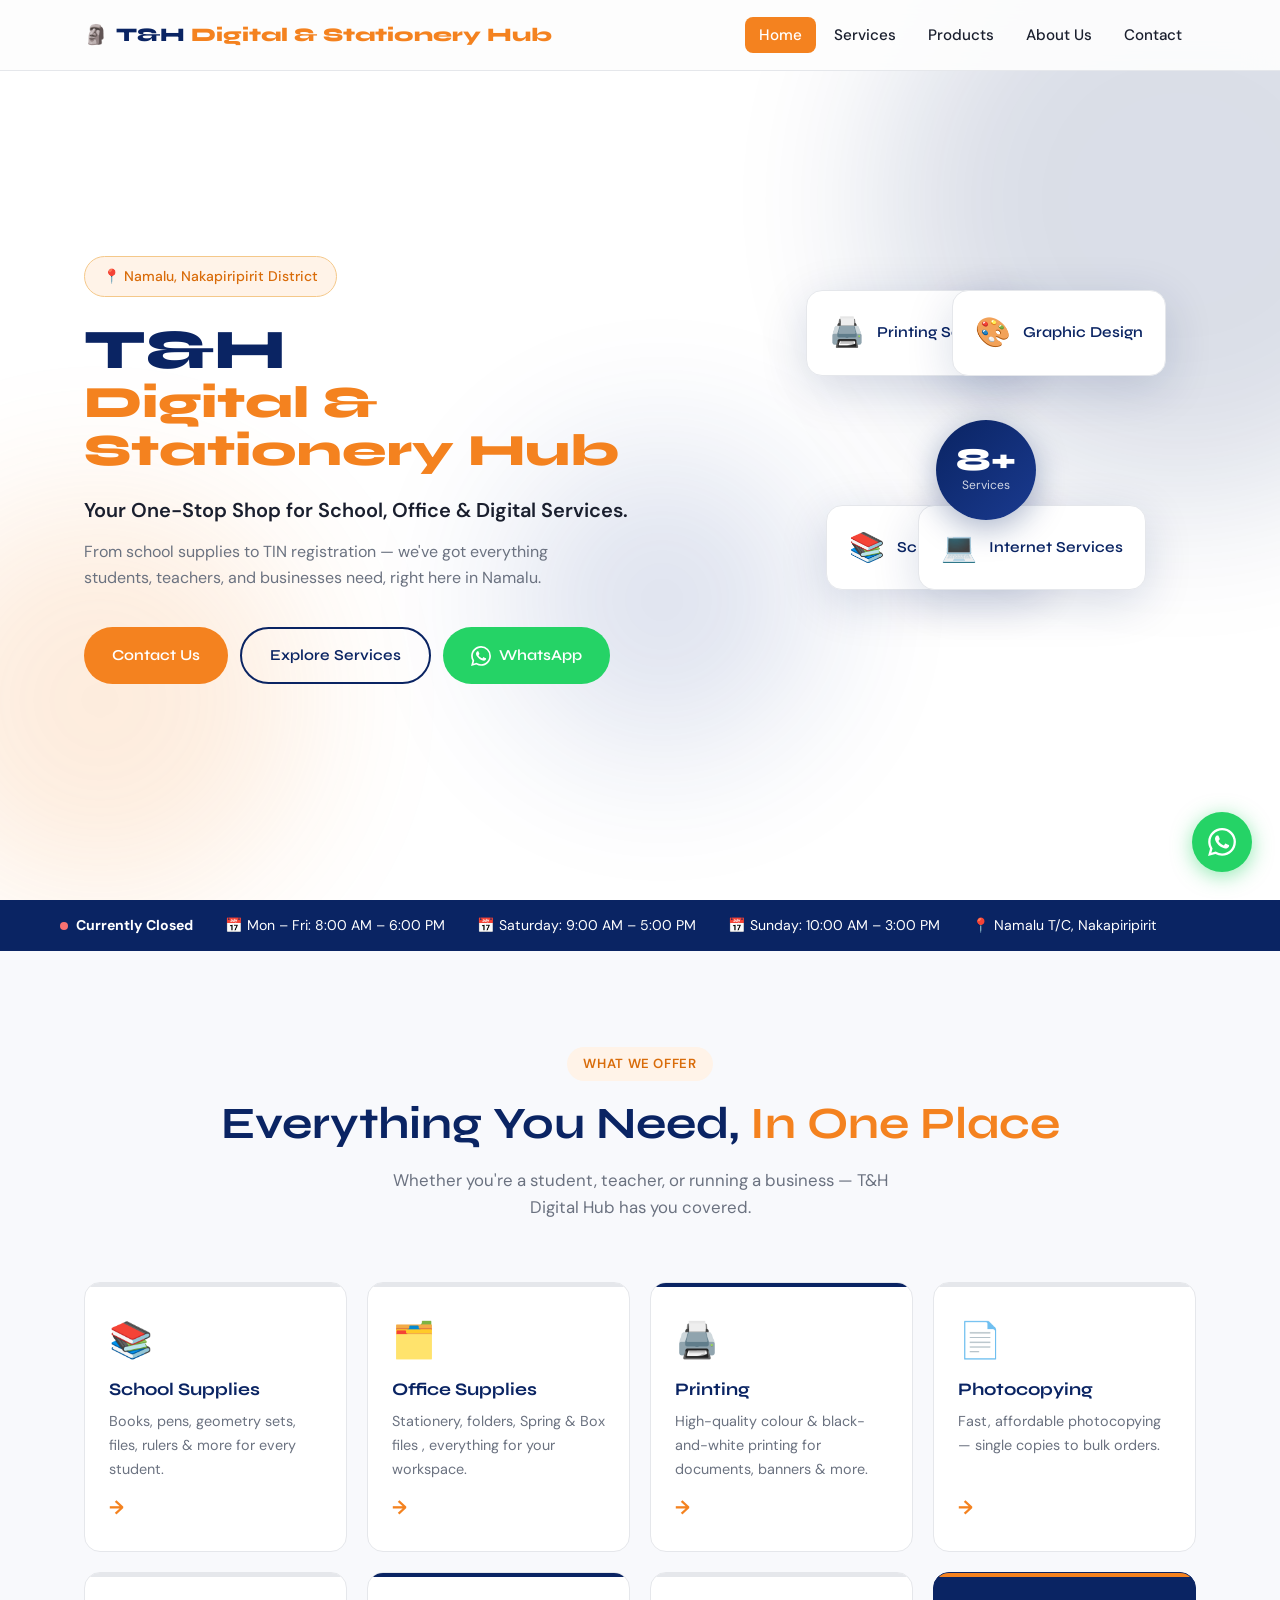
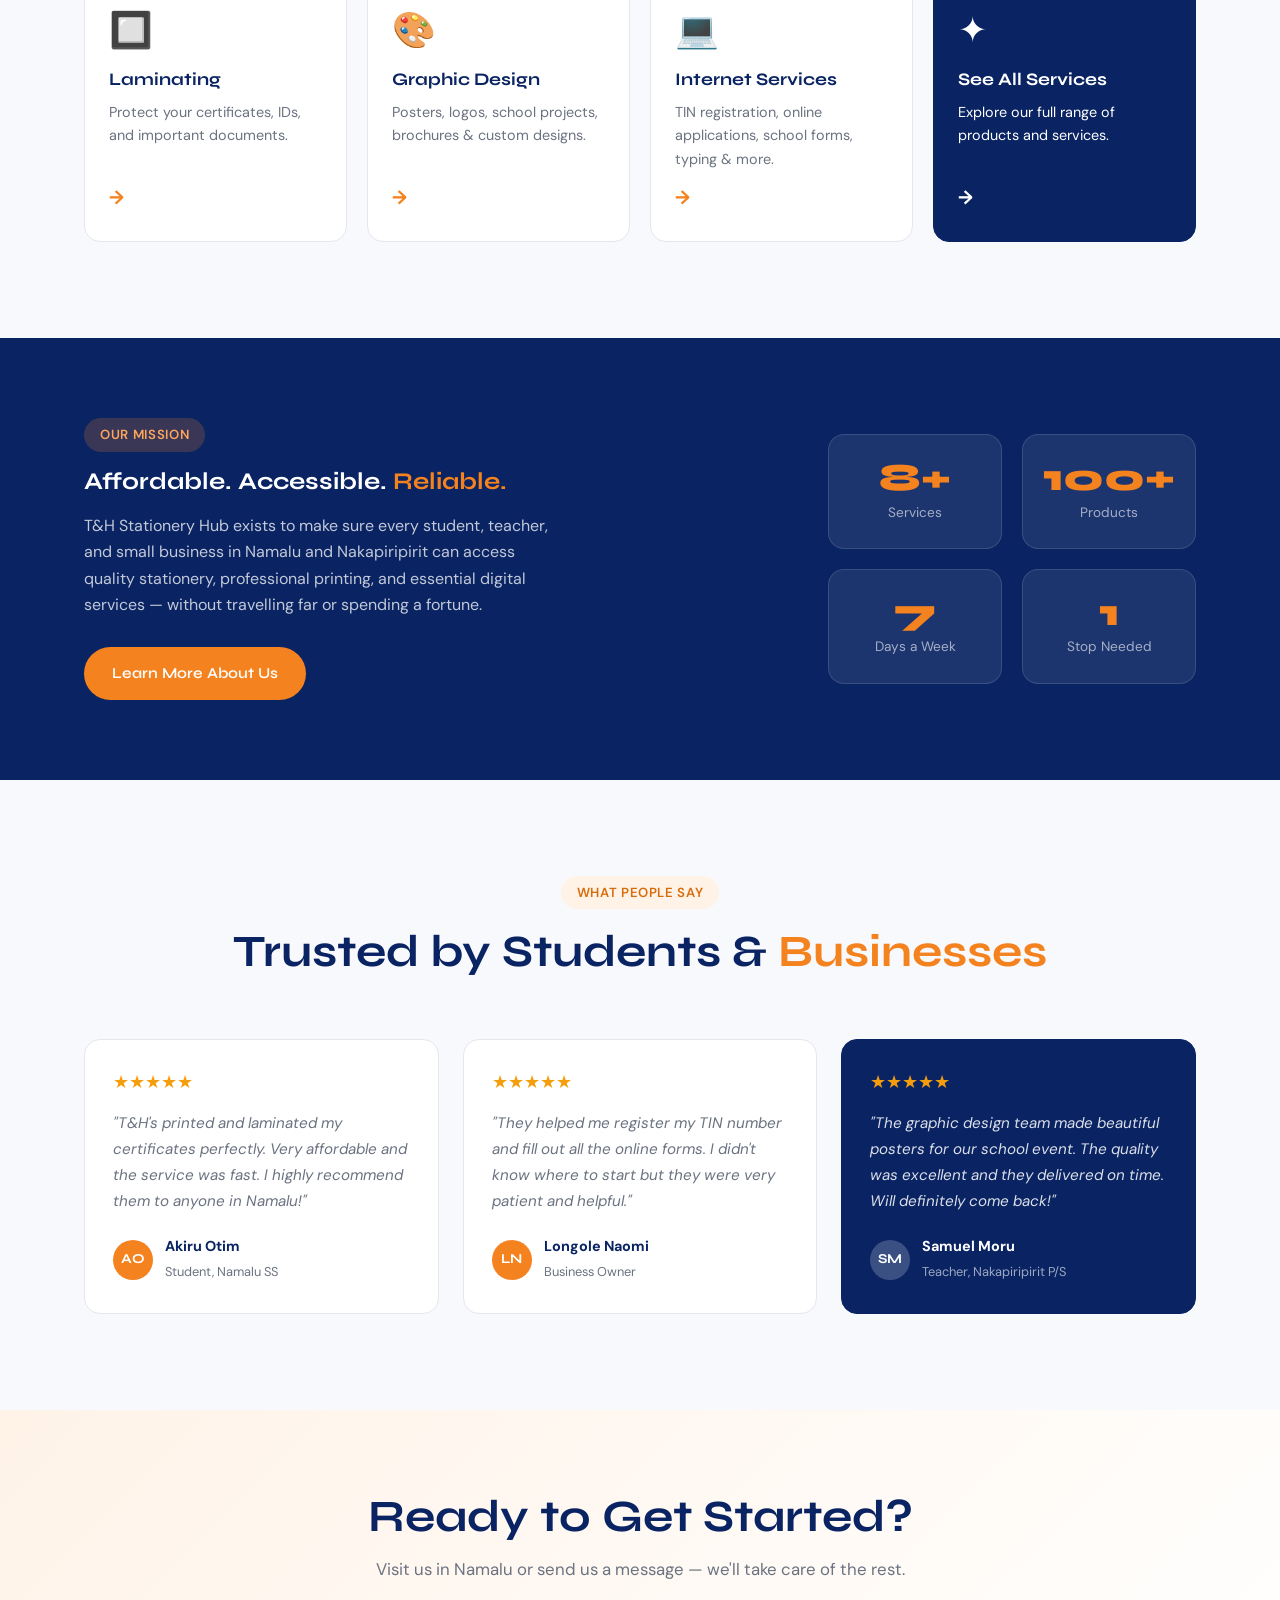
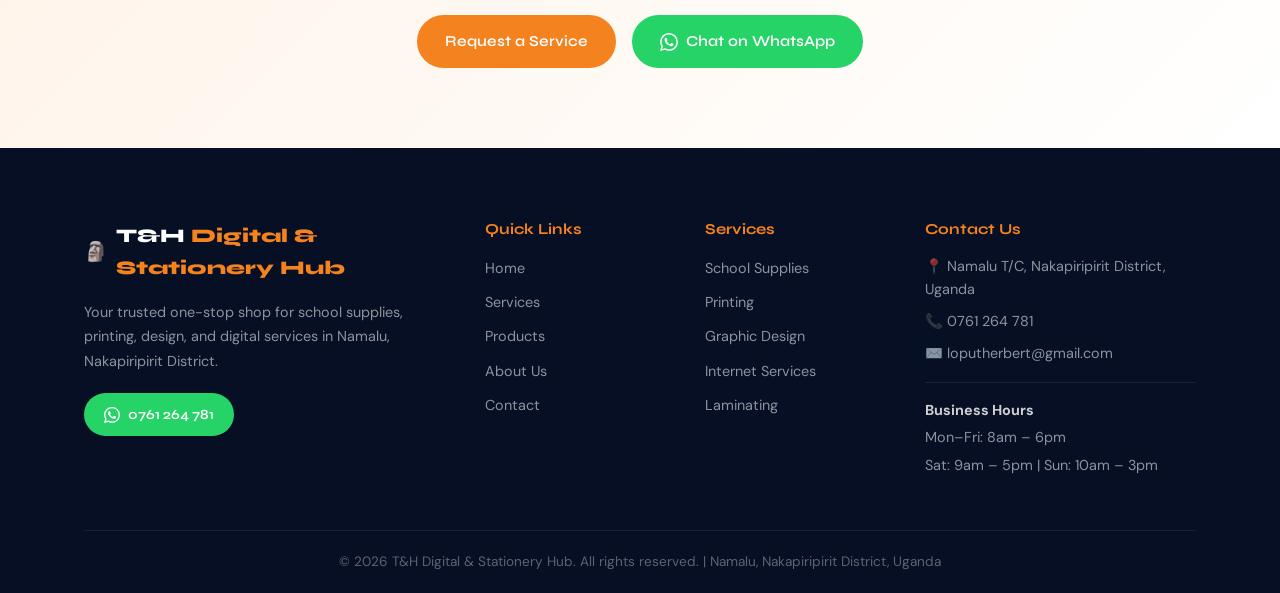
<file: index.html>
<!DOCTYPE html>
<html lang="en">
<head>
<meta charset="UTF-8">
<meta name="viewport" content="width=device-width, initial-scale=1.0">
<title>T&H Digital & Stationery Hub</title>
<link rel="preconnect" href="https://fonts.googleapis.com">
<link href="https://fonts.googleapis.com/css2?family=Syne:wght@400;600;700;800&family=DM+Sans:ital,wght@0,300;0,400;0,500;1,400&display=swap" rel="stylesheet">
<link rel="stylesheet" href="style.css">
</head>
<body>

<!-- ===== NAVBAR ===== -->
<nav class="navbar" id="navbar">
  <div class="nav-container">
    <a href="index.html" class="logo">
      <span class="logo-icon">🗿</span>
      <span class="logo-text">T&H <em>Digital & Stationery Hub</em></span>
    </a>
    <ul class="nav-links" id="navLinks">
      <li><a href="index.html" class="active">Home</a></li>
      <li><a href="services.html">Services</a></li>
      <li><a href="products.html">Products</a></li>
      <li><a href="about.html">About Us</a></li>
      <li><a href="contact.html">Contact</a></li>
    </ul>
    <!-- <a href="contact.html#request" class="btn btn-nav">Request a Service</a> -->
    <button class="hamburger" id="hamburger" aria-label="Menu">
      <span></span><span></span><span></span>
    </button>
  </div>
</nav>

<!-- ===== HERO ===== -->
<section class="hero">
  <div class="hero-bg">
    <div class="hero-shape s1"></div>
    <div class="hero-shape s2"></div>
    <div class="hero-shape s3"></div>
    <div class="hero-dots"></div>
  </div>
  <div class="hero-content">
    <div class="hero-badge">📍 Namalu, Nakapiripirit District</div>
    <h1 class="hero-title">
      <span class="line">T&H</span>
      <span class="line accent">Digital & Stationery Hub</span>
    </h1>
    <p class="hero-tagline">Your One-Stop Shop for School, Office &amp; Digital Services.</p>
    <p class="hero-desc">From school supplies to TIN registration — we've got everything students, teachers, and businesses need, right here in Namalu.</p>
    <div class="hero-cta">
      <a href="contact.html" class="btn btn-primary">Contact Us</a>
      <a href="services.html" class="btn btn-outline">Explore Services</a>
      <a href="https://wa.me/256761264781" class="btn btn-whatsapp" target="_blank">
        <svg width="20" height="20" viewBox="0 0 24 24" fill="currentColor"><path d="M17.472 14.382c-.297-.149-1.758-.867-2.03-.967-.273-.099-.471-.148-.67.15-.197.297-.767.966-.94 1.164-.173.199-.347.223-.644.075-.297-.15-1.255-.463-2.39-1.475-.883-.788-1.48-1.761-1.653-2.059-.173-.297-.018-.458.13-.606.134-.133.298-.347.446-.52.149-.174.198-.298.298-.497.099-.198.05-.371-.025-.52-.075-.149-.669-1.612-.916-2.207-.242-.579-.487-.5-.669-.51-.173-.008-.371-.01-.57-.01-.198 0-.52.074-.792.372-.272.297-1.04 1.016-1.04 2.479 0 1.462 1.065 2.875 1.213 3.074.149.198 2.096 3.2 5.077 4.487.709.306 1.262.489 1.694.625.712.227 1.36.195 1.871.118.571-.085 1.758-.719 2.006-1.413.248-.694.248-1.289.173-1.413-.074-.124-.272-.198-.57-.347m-5.421 7.403h-.004a9.87 9.87 0 01-5.031-1.378l-.361-.214-3.741.982.998-3.648-.235-.374a9.86 9.86 0 01-1.51-5.26c.001-5.45 4.436-9.884 9.888-9.884 2.64 0 5.122 1.03 6.988 2.898a9.825 9.825 0 012.893 6.994c-.003 5.45-4.437 9.884-9.885 9.884m8.413-18.297A11.815 11.815 0 0012.05 0C5.495 0 .16 5.335.157 11.892c0 2.096.547 4.142 1.588 5.945L.057 24l6.305-1.654a11.882 11.882 0 005.683 1.448h.005c6.554 0 11.89-5.335 11.893-11.893a11.821 11.821 0 00-3.48-8.413z"/></svg>
        WhatsApp
      </a>
    </div>
  </div>
  <div class="hero-visual">
    <div class="hero-card-stack">
      <div class="hero-card c1">
        <span class="card-icon">🖨️</span>
        <span>Printing Services</span>
      </div>
      <div class="hero-card c2">
        <span class="card-icon">🎨</span>
        <span>Graphic Design</span>
      </div>
      <div class="hero-card c3">
        <span class="card-icon">📚</span>
        <span>School Supplies</span>
      </div>
      <div class="hero-card c4">
        <span class="card-icon">💻</span>
        <span>Internet Services</span>
      </div>
      <div class="hero-center-badge">
        <span class="hcb-num">8+</span>
        <span class="hcb-label">Services</span>
      </div>
    </div>
  </div>
</section>

<!-- ===== HOURS BANNER ===== -->
<div class="hours-banner">
  <div class="hours-container">
    <div class="hours-item">
      <span class="hours-dot open"></span>
      <strong>Open Now</strong>
    </div>
    <div class="hours-item">📅 Mon – Fri: 8:00 AM – 6:00 PM</div>
    <div class="hours-item">📅 Saturday: 9:00 AM – 5:00 PM</div>
    <div class="hours-item">📅 Sunday: 10:00 AM – 3:00 PM</div>
    <div class="hours-item">📍 Namalu T/C, Nakapiripirit</div>
  </div>
</div>

<!-- ===== KEY SERVICES ===== -->
<section class="section services-preview">
  <div class="container">
    <div class="section-header">
      <span class="section-tag">What We Offer</span>
      <h2>Everything You Need, <em>In One Place</em></h2>
      <p>Whether you're a student, teacher, or running a business — T&H Digital Hub has you covered.</p>
    </div>
    <div class="services-grid">
      <a href="services.html#school" class="service-card">
        <div class="sc-icon">📚</div>
        <h3>School Supplies</h3>
        <p>Books, pens, geometry sets, files, rulers & more for every student.</p>
        <span class="sc-arrow">→</span>
      </a>
      <a href="services.html#office" class="service-card">
        <div class="sc-icon">🗂️</div>
        <h3>Office Supplies</h3>
        <p>Stationery, folders, Spring & Box files , everything for your workspace.</p>
        <span class="sc-arrow">→</span>
      </a>
      <a href="services.html#printing" class="service-card highlight">
        <div class="sc-icon">🖨️</div>
        <h3>Printing</h3>
        <p>High-quality colour & black-and-white printing for documents, banners & more.</p>
        <span class="sc-arrow">→</span>
      </a>
      <a href="services.html#photocopying" class="service-card">
        <div class="sc-icon">📄</div>
        <h3>Photocopying</h3>
        <p>Fast, affordable photocopying — single copies to bulk orders.</p>
        <span class="sc-arrow">→</span>
      </a>
      <a href="services.html#laminating" class="service-card">
        <div class="sc-icon">🔲</div>
        <h3>Laminating</h3>
        <p>Protect your certificates, IDs, and important documents.</p>
        <span class="sc-arrow">→</span>
      </a>
      <a href="services.html#design" class="service-card highlight">
        <div class="sc-icon">🎨</div>
        <h3>Graphic Design</h3>
        <p>Posters, logos, school projects, brochures & custom designs.</p>
        <span class="sc-arrow">→</span>
      </a>
      <a href="services.html#internet" class="service-card">
        <div class="sc-icon">💻</div>
        <h3>Internet Services</h3>
        <p>TIN registration, online applications, school forms, typing & more.</p>
        <span class="sc-arrow">→</span>
      </a>
      <a href="services.html" class="service-card see-all">
        <div class="sc-icon">✦</div>
        <h3>See All Services</h3>
        <p>Explore our full range of products and services.</p>
        <span class="sc-arrow">→</span>
      </a>
    </div>
  </div>
</section>

<!-- ===== ABOUT STRIP ===== -->
<section class="about-strip">
  <div class="container">
    <div class="about-strip-inner">
      <div class="about-strip-text">
        <span class="section-tag">Our Mission</span>
        <h2>Affordable. Accessible. <em>Reliable.</em></h2>
        <p>T&H Stationery Hub exists to make sure every student, teacher, and small business in Namalu and Nakapiripirit can access quality stationery, professional printing, and essential digital services — without travelling far or spending a fortune.</p>
        <a href="about.html" class="btn btn-primary">Learn More About Us</a>
      </div>
      <div class="about-strip-stats">
        <div class="stat"><span class="stat-n">8+</span><span class="stat-l">Services</span></div>
        <div class="stat"><span class="stat-n">100+</span><span class="stat-l">Products</span></div>
        <div class="stat"><span class="stat-n">7</span><span class="stat-l">Days a Week</span></div>
        <div class="stat"><span class="stat-n">1</span><span class="stat-l">Stop Needed</span></div>
      </div>
    </div>
  </div>
</section>

<!-- ===== TESTIMONIALS ===== -->
<section class="section testimonials">
  <div class="container">
    <div class="section-header">
      <span class="section-tag">What People Say</span>
      <h2>Trusted by Students &amp; <em>Businesses</em></h2>
    </div>
    <div class="testimonials-grid">
      <div class="tcard">
        <div class="tcard-stars">★★★★★</div>
        <p>"T&H's printed and laminated my certificates perfectly. Very affordable and the service was fast. I highly recommend them to anyone in Namalu!"</p>
        <div class="tcard-author">
          <div class="tcard-avatar">AO</div>
          <div><strong>Akiru Otim</strong><span>Student, Namalu SS</span></div>
        </div>
      </div>
      <div class="tcard">
        <div class="tcard-stars">★★★★★</div>
        <p>"They helped me register my TIN number and fill out all the online forms. I didn't know where to start but they were very patient and helpful."</p>
        <div class="tcard-author">
          <div class="tcard-avatar">LN</div>
          <div><strong>Longole Naomi</strong><span>Business Owner</span></div>
        </div>
      </div>
      <div class="tcard featured">
        <div class="tcard-stars">★★★★★</div>
        <p>"The graphic design team made beautiful posters for our school event. The quality was excellent and they delivered on time. Will definitely come back!"</p>
        <div class="tcard-author">
          <div class="tcard-avatar">SM</div>
          <div><strong>Samuel Moru</strong><span>Teacher, Nakapiripirit P/S</span></div>
        </div>
      </div>
    </div>
  </div>
</section>

<!-- ===== CTA SECTION ===== -->
<section class="cta-section">
  <div class="container">
    <div class="cta-inner">
      <h2>Ready to Get Started?</h2>
      <p>Visit us in Namalu or send us a message — we'll take care of the rest.</p>
      <div class="cta-buttons">
        <a href="contact.html#request" class="btn btn-primary">Request a Service</a>
        <a href="https://wa.me/256761264781" class="btn btn-whatsapp" target="_blank">
          <svg width="18" height="18" viewBox="0 0 24 24" fill="currentColor"><path d="M17.472 14.382c-.297-.149-1.758-.867-2.03-.967-.273-.099-.471-.148-.67.15-.197.297-.767.966-.94 1.164-.173.199-.347.223-.644.075-.297-.15-1.255-.463-2.39-1.475-.883-.788-1.48-1.761-1.653-2.059-.173-.297-.018-.458.13-.606.134-.133.298-.347.446-.52.149-.174.198-.298.298-.497.099-.198.05-.371-.025-.52-.075-.149-.669-1.612-.916-2.207-.242-.579-.487-.5-.669-.51-.173-.008-.371-.01-.57-.01-.198 0-.52.074-.792.372-.272.297-1.04 1.016-1.04 2.479 0 1.462 1.065 2.875 1.213 3.074.149.198 2.096 3.2 5.077 4.487.709.306 1.262.489 1.694.625.712.227 1.36.195 1.871.118.571-.085 1.758-.719 2.006-1.413.248-.694.248-1.289.173-1.413-.074-.124-.272-.198-.57-.347m-5.421 7.403h-.004a9.87 9.87 0 01-5.031-1.378l-.361-.214-3.741.982.998-3.648-.235-.374a9.86 9.86 0 01-1.51-5.26c.001-5.45 4.436-9.884 9.888-9.884 2.64 0 5.122 1.03 6.988 2.898a9.825 9.825 0 012.893 6.994c-.003 5.45-4.437 9.884-9.885 9.884m8.413-18.297A11.815 11.815 0 0012.05 0C5.495 0 .16 5.335.157 11.892c0 2.096.547 4.142 1.588 5.945L.057 24l6.305-1.654a11.882 11.882 0 005.683 1.448h.005c6.554 0 11.89-5.335 11.893-11.893a11.821 11.821 0 00-3.48-8.413z"/></svg>
          Chat on WhatsApp
        </a>
      </div>
    </div>
  </div>
</section>

<!-- ===== FOOTER ===== -->
<footer class="footer">
  <div class="container">
    <div class="footer-grid">
      <div class="footer-brand">
        <a href="index.html" class="logo">
          <span class="logo-icon">🗿</span>
          <span class="logo-text">T&H <em>Digital & Stationery Hub</em></span>
        </a>
        <p>Your trusted one-stop shop for school supplies, printing, design, and digital services in Namalu, Nakapiripirit District.</p>
        <a href="https://wa.me/256761264781" class="btn btn-whatsapp sm" target="_blank">
          <svg width="16" height="16" viewBox="0 0 24 24" fill="currentColor"><path d="M17.472 14.382c-.297-.149-1.758-.867-2.03-.967-.273-.099-.471-.148-.67.15-.197.297-.767.966-.94 1.164-.173.199-.347.223-.644.075-.297-.15-1.255-.463-2.39-1.475-.883-.788-1.48-1.761-1.653-2.059-.173-.297-.018-.458.13-.606.134-.133.298-.347.446-.52.149-.174.198-.298.298-.497.099-.198.05-.371-.025-.52-.075-.149-.669-1.612-.916-2.207-.242-.579-.487-.5-.669-.51-.173-.008-.371-.01-.57-.01-.198 0-.52.074-.792.372-.272.297-1.04 1.016-1.04 2.479 0 1.462 1.065 2.875 1.213 3.074.149.198 2.096 3.2 5.077 4.487.709.306 1.262.489 1.694.625.712.227 1.36.195 1.871.118.571-.085 1.758-.719 2.006-1.413.248-.694.248-1.289.173-1.413-.074-.124-.272-.198-.57-.347m-5.421 7.403h-.004a9.87 9.87 0 01-5.031-1.378l-.361-.214-3.741.982.998-3.648-.235-.374a9.86 9.86 0 01-1.51-5.26c.001-5.45 4.436-9.884 9.888-9.884 2.64 0 5.122 1.03 6.988 2.898a9.825 9.825 0 012.893 6.994c-.003 5.45-4.437 9.884-9.885 9.884m8.413-18.297A11.815 11.815 0 0012.05 0C5.495 0 .16 5.335.157 11.892c0 2.096.547 4.142 1.588 5.945L.057 24l6.305-1.654a11.882 11.882 0 005.683 1.448h.005c6.554 0 11.89-5.335 11.893-11.893a11.821 11.821 0 00-3.48-8.413z"/></svg>
          0761 264 781
        </a>
      </div>
      <div class="footer-links">
        <h4>Quick Links</h4>
        <ul>
          <li><a href="index.html">Home</a></li>
          <li><a href="services.html">Services</a></li>
          <li><a href="products.html">Products</a></li>
          <li><a href="about.html">About Us</a></li>
          <li><a href="contact.html">Contact</a></li>
        </ul>
      </div>
      <div class="footer-links">
        <h4>Services</h4>
        <ul>
          <li><a href="services.html#school">School Supplies</a></li>
          <li><a href="services.html#printing">Printing</a></li>
          <li><a href="services.html#design">Graphic Design</a></li>
          <li><a href="services.html#internet">Internet Services</a></li>
          <li><a href="services.html#laminating">Laminating</a></li>
        </ul>
      </div>
      <div class="footer-contact">
        <h4>Contact Us</h4>
        <p>📍 Namalu T/C, Nakapiripirit District, Uganda</p>
        <p>📞 <a href="tel:0761264781">0761 264 781</a></p>
        <p>✉️ <a href="mailto:loputherbert@gmail.com">loputherbert@gmail.com</a></p>
        <div class="footer-hours">
          <p><strong>Business Hours</strong></p>
          <p>Mon–Fri: 8am – 6pm</p>
          <p>Sat: 9am – 5pm | Sun: 10am – 3pm</p>
        </div>
      </div>
    </div>
    <div class="footer-bottom">
      <p>© <span id="year"></span> T&H Digital & Stationery Hub. All rights reserved. | Namalu, Nakapiripirit District, Uganda</p>
    </div>
  </div>
</footer>

<!-- WhatsApp Float -->
<a href="https://wa.me/256761264781" class="whatsapp-float" target="_blank" aria-label="Chat on WhatsApp">
  <svg width="28" height="28" viewBox="0 0 24 24" fill="currentColor"><path d="M17.472 14.382c-.297-.149-1.758-.867-2.03-.967-.273-.099-.471-.148-.67.15-.197.297-.767.966-.94 1.164-.173.199-.347.223-.644.075-.297-.15-1.255-.463-2.39-1.475-.883-.788-1.48-1.761-1.653-2.059-.173-.297-.018-.458.13-.606.134-.133.298-.347.446-.52.149-.174.198-.298.298-.497.099-.198.05-.371-.025-.52-.075-.149-.669-1.612-.916-2.207-.242-.579-.487-.5-.669-.51-.173-.008-.371-.01-.57-.01-.198 0-.52.074-.792.372-.272.297-1.04 1.016-1.04 2.479 0 1.462 1.065 2.875 1.213 3.074.149.198 2.096 3.2 5.077 4.487.709.306 1.262.489 1.694.625.712.227 1.36.195 1.871.118.571-.085 1.758-.719 2.006-1.413.248-.694.248-1.289.173-1.413-.074-.124-.272-.198-.57-.347m-5.421 7.403h-.004a9.87 9.87 0 01-5.031-1.378l-.361-.214-3.741.982.998-3.648-.235-.374a9.86 9.86 0 01-1.51-5.26c.001-5.45 4.436-9.884 9.888-9.884 2.64 0 5.122 1.03 6.988 2.898a9.825 9.825 0 012.893 6.994c-.003 5.45-4.437 9.884-9.885 9.884m8.413-18.297A11.815 11.815 0 0012.05 0C5.495 0 .16 5.335.157 11.892c0 2.096.547 4.142 1.588 5.945L.057 24l6.305-1.654a11.882 11.882 0 005.683 1.448h.005c6.554 0 11.89-5.335 11.893-11.893a11.821 11.821 0 00-3.48-8.413z"/></svg>
</a>

<script src="main.js"></script>
</body>
</html>
</file>
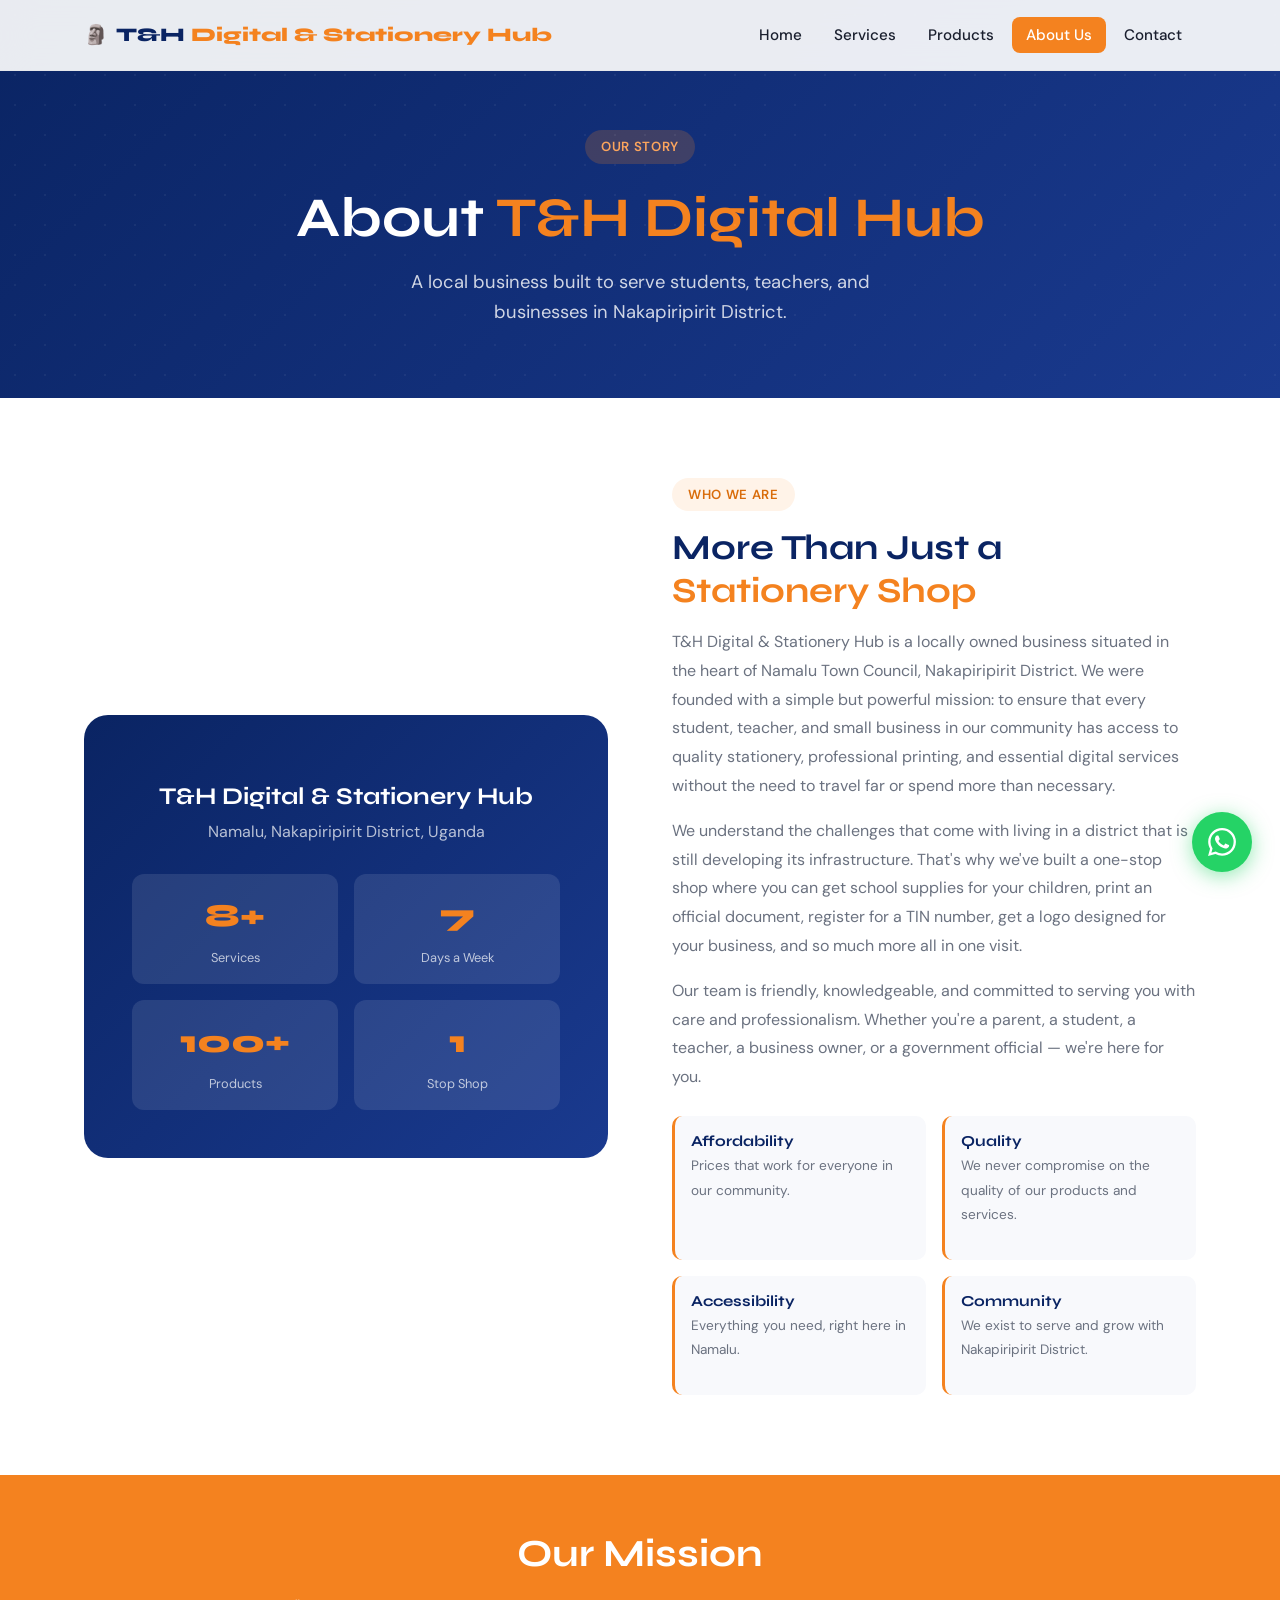
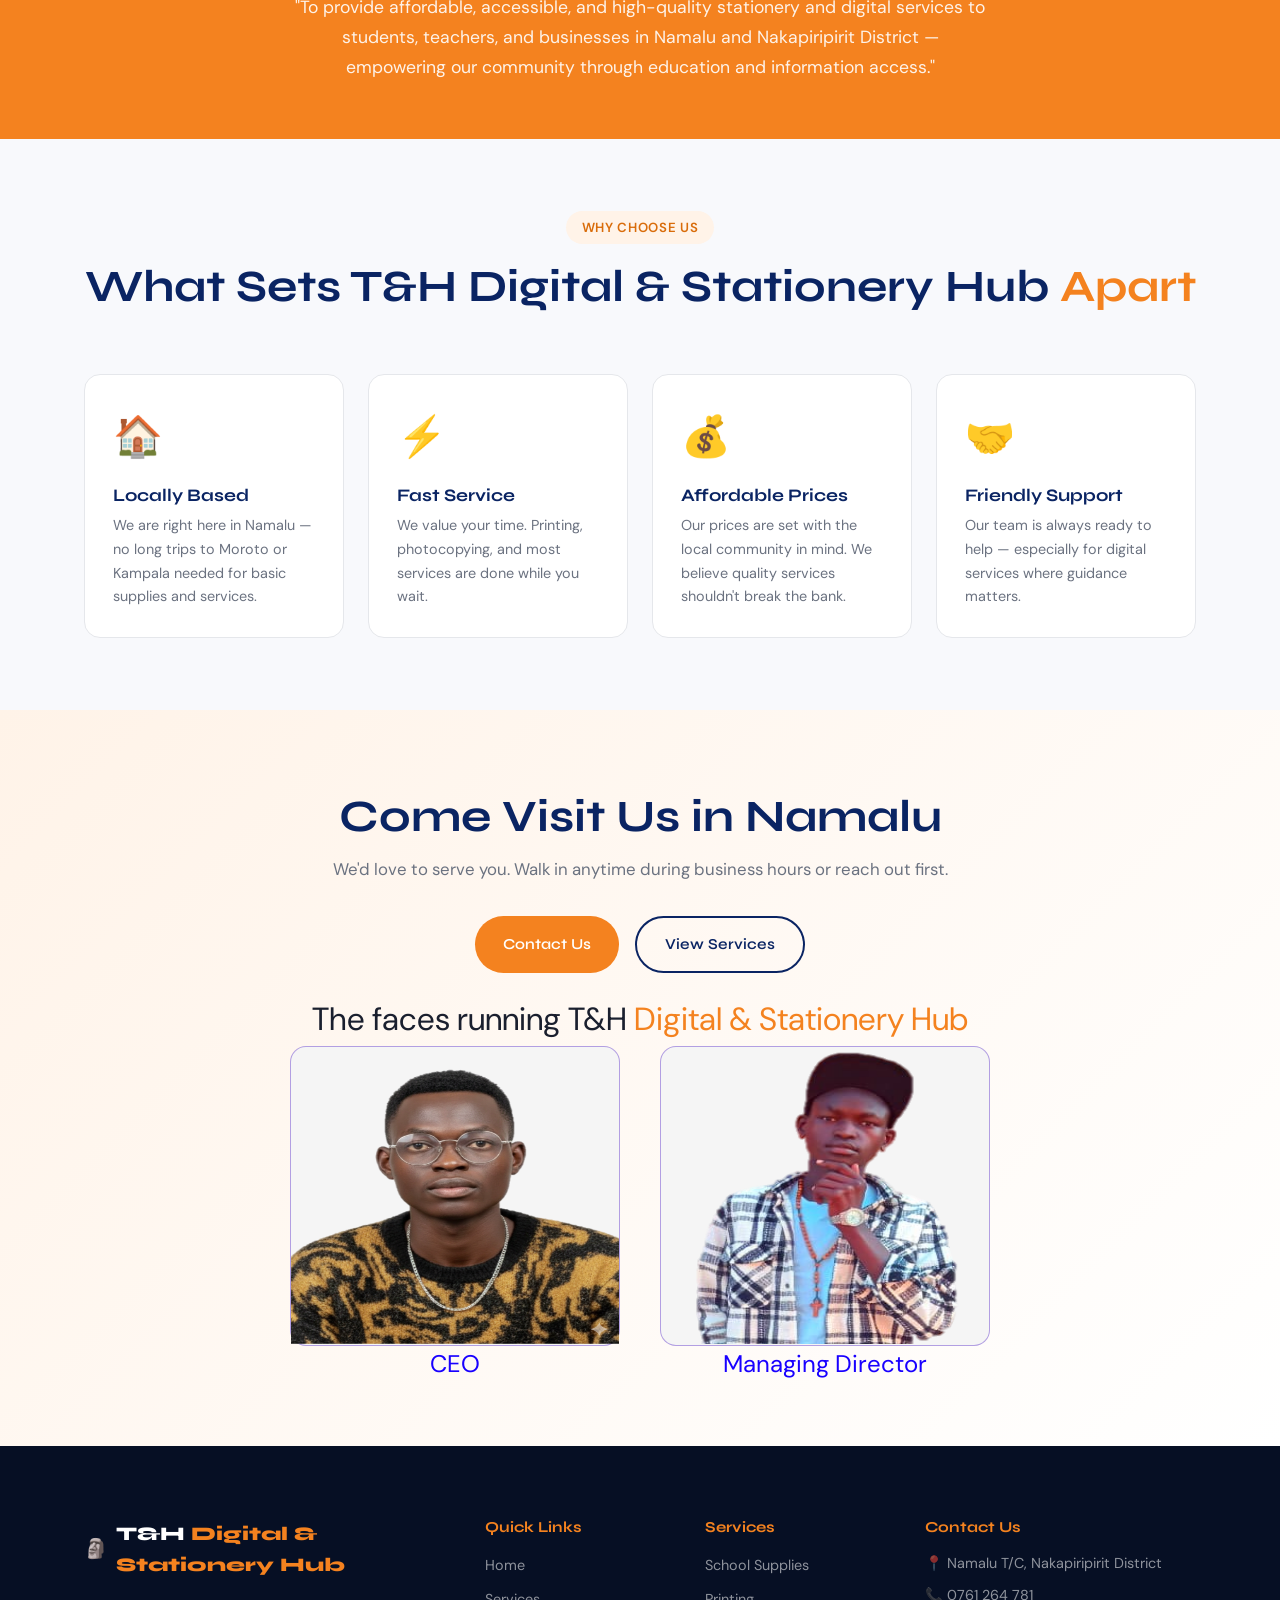
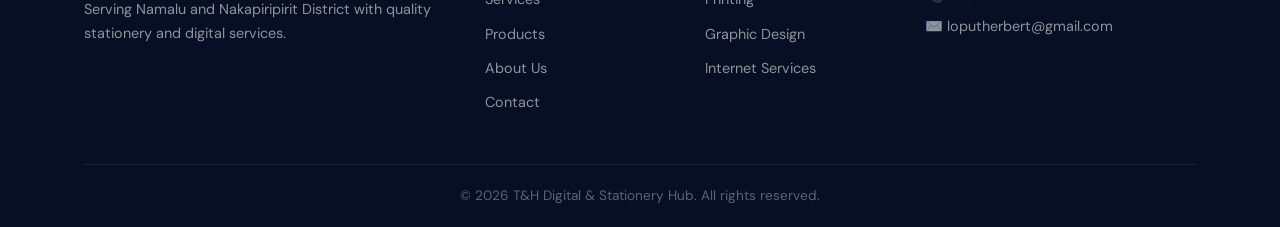
<file: about.html>
<!DOCTYPE html>
<html lang="en">
<head>
<meta charset="UTF-8">
<meta name="viewport" content="width=device-width, initial-scale=1.0">
<title>About Us – T&H Digital & Stationery Hub</title>
<link rel="preconnect" href="https://fonts.googleapis.com">
<link href="https://fonts.googleapis.com/css2?family=Syne:wght@400;600;700;800&family=DM+Sans:ital,wght@0,300;0,400;0,500;1,400&display=swap" rel="stylesheet">
<link rel="stylesheet" href="style.css">
</head>
<body>

<nav class="navbar" id="navbar">
  <div class="nav-container">
    <a href="index.html" class="logo"><span class="logo-icon">🗿</span><span class="logo-text">T&H  <em>Digital & Stationery Hub</em></span></a>
    <ul class="nav-links" id="navLinks">
      <li><a href="index.html">Home</a></li>
      <li><a href="services.html">Services</a></li>
      <li><a href="products.html">Products</a></li>
      <li><a href="about.html" class="active">About Us</a></li>
      <li><a href="contact.html">Contact</a></li>
    </ul>
   <!-- <a href="contact.html#request" class="btn btn-nav">Request a Service</a> -->
    <button class="hamburger" id="hamburger" aria-label="Menu"><span></span><span></span><span></span></button>
  </div>
</nav>

<div class="page-hero">
  <span class="section-tag">Our Story</span>
  <h1>About <em>T&H Digital Hub</em></h1>
  <p>A local business built to serve students, teachers, and businesses in Nakapiripirit District.</p>
</div>

<section class="about-section">
  <div class="container">
    <div class="about-grid">
      <div class="about-img-block">
        <div class="big-icon"></div>
        <h3>T&H Digital & Stationery Hub</h3>
        <p>Namalu, Nakapiripirit District, Uganda</p>
        <div style="margin-top:28px;display:grid;grid-template-columns:1fr 1fr;gap:16px;">
          <div style="background:rgba(255,255,255,0.1);border-radius:12px;padding:16px;text-align:center;">
            <div style="font-size:2rem;font-family:var(--font-head);font-weight:800;color:var(--orange);">8+</div>
            <div style="font-size:0.8rem;opacity:0.7;margin-top:4px;">Services</div>
          </div>
          <div style="background:rgba(255,255,255,0.1);border-radius:12px;padding:16px;text-align:center;">
            <div style="font-size:2rem;font-family:var(--font-head);font-weight:800;color:var(--orange);">7</div>
            <div style="font-size:0.8rem;opacity:0.7;margin-top:4px;">Days a Week</div>
          </div>
          <div style="background:rgba(255,255,255,0.1);border-radius:12px;padding:16px;text-align:center;">
            <div style="font-size:2rem;font-family:var(--font-head);font-weight:800;color:var(--orange);">100+</div>
            <div style="font-size:0.8rem;opacity:0.7;margin-top:4px;">Products</div>
          </div>
          <div style="background:rgba(255,255,255,0.1);border-radius:12px;padding:16px;text-align:center;">
            <div style="font-size:2rem;font-family:var(--font-head);font-weight:800;color:var(--orange);">1</div>
            <div style="font-size:0.8rem;opacity:0.7;margin-top:4px;">Stop Shop</div>
          </div>
        </div>
      </div>
      <div class="about-text">
        <span class="section-tag">Who We Are</span>
        <h2>More Than Just a <em>Stationery Shop</em></h2>
        <p>T&H Digital & Stationery Hub is a locally owned business situated in the heart of Namalu Town Council, Nakapiripirit District. We were founded with a simple but powerful mission: to ensure that every student, teacher, and small business in our community has access to quality stationery, professional printing, and essential digital services without the need to travel far or spend more than necessary.</p>
        <p>We understand the challenges that come with living in a district that is still developing its infrastructure. That's why we've built a one-stop shop where you can get school supplies for your children, print an official document, register for a TIN number, get a logo designed for your business, and so much more all in one visit.</p>
        <p>Our team is friendly, knowledgeable, and committed to serving you with care and professionalism. Whether you're a parent, a student, a teacher, a business owner, or a government official — we're here for you.</p>
        <div class="values-grid">
          <div class="value-card"><h4>Affordability</h4><p>Prices that work for everyone in our community.</p></div>
          <div class="value-card"><h4>Quality</h4><p>We never compromise on the quality of our products and services.</p></div>
          <div class="value-card"><h4>Accessibility</h4><p>Everything you need, right here in Namalu.</p></div>
          <div class="value-card"><h4>Community</h4><p>We exist to serve and grow with Nakapiripirit District.</p></div>
        </div>
      </div>
    </div>
  </div>
</section>

<!-- Mission Strip -->
<div style="background:var(--orange);color:white;padding:56px 24px;text-align:center;">
  <div style="max-width:700px;margin:0 auto;">
    <h2 style="font-size:clamp(1.6rem,4vw,2.4rem);margin-bottom:16px;">Our Mission</h2>
    <p style="font-size:1.1rem;opacity:0.9;line-height:1.7;">"To provide affordable, accessible, and high-quality stationery and digital services to students, teachers, and businesses in Namalu and Nakapiripirit District — empowering our community through education and information access."</p>
  </div>
</div>

<!-- What Sets Us Apart -->
<section style="padding:72px 0;background:var(--off-white);">
  <div class="container">
    <div class="section-header">
      <span class="section-tag">Why Choose Us</span>
      <h2>What Sets T&H Digital & Stationery Hub <em>Apart</em></h2>
    </div>
    <div style="display:grid;grid-template-columns:repeat(auto-fill,minmax(240px,1fr));gap:24px;">
      <div style="background:white;border-radius:16px;padding:28px;border:1px solid var(--gray-light);">
        <div style="font-size:2.5rem;margin-bottom:16px;">🏠</div>
        <h3 style="color:var(--blue);margin-bottom:8px;font-size:1.1rem;">Locally Based</h3>
        <p style="color:var(--gray);font-size:0.9rem;">We are right here in Namalu — no long trips to Moroto or Kampala needed for basic supplies and services.</p>
      </div>
      <div style="background:white;border-radius:16px;padding:28px;border:1px solid var(--gray-light);">
        <div style="font-size:2.5rem;margin-bottom:16px;">⚡</div>
        <h3 style="color:var(--blue);margin-bottom:8px;font-size:1.1rem;">Fast Service</h3>
        <p style="color:var(--gray);font-size:0.9rem;">We value your time. Printing, photocopying, and most services are done while you wait.</p>
      </div>
      <div style="background:white;border-radius:16px;padding:28px;border:1px solid var(--gray-light);">
        <div style="font-size:2.5rem;margin-bottom:16px;">💰</div>
        <h3 style="color:var(--blue);margin-bottom:8px;font-size:1.1rem;">Affordable Prices</h3>
        <p style="color:var(--gray);font-size:0.9rem;">Our prices are set with the local community in mind. We believe quality services shouldn't break the bank.</p>
      </div>
      <div style="background:white;border-radius:16px;padding:28px;border:1px solid var(--gray-light);">
        <div style="font-size:2.5rem;margin-bottom:16px;">🤝</div>
        <h3 style="color:var(--blue);margin-bottom:8px;font-size:1.1rem;">Friendly Support</h3>
        <p style="color:var(--gray);font-size:0.9rem;">Our team is always ready to help — especially for digital services where guidance matters.</p>
      </div>
    </div>
  </div>
</section>

<section class="cta-section">
  <div class="container">
    <div class="cta-inner">
      <h2>Come Visit Us in Namalu</h2>
      <p>We'd love to serve you. Walk in anytime during business hours or reach out first.</p>
      <div class="cta-buttons">
        <a href="contact.html" class="btn btn-primary">Contact Us</a>
        <a href="services.html" class="btn btn-outline">View Services</a>
      </div>
         <div class="profiles">
        <span class="logo-text" style="font-size: 2rem;">The faces running T&H <em>Digital & Stationery Hub</em></span>
        <div class="images">       
        <div class="profile-wrapper">
        <img src="ceo.png" alt="">
        <p>CEO</p>
        </div>
        <div class="profile-wrapper">
        <img src="MD1.png" alt="">
        <P>Managing Director</P>
        </div>
        </div>
      </div>
    </div>
  </div>
</section>

<footer class="footer">
  <div class="container">
    <div class="footer-grid">
      <div class="footer-brand"><a href="index.html" class="logo"><span class="logo-icon">🗿</span><span class="logo-text">T&H  <em>Digital & Stationery Hub</em></span></a><p>Serving Namalu and Nakapiripirit District with quality stationery and digital services.</p></div>
      <div class="footer-links"><h4>Quick Links</h4><ul><li><a href="index.html">Home</a></li><li><a href="services.html">Services</a></li><li><a href="products.html">Products</a></li><li><a href="about.html">About Us</a></li><li><a href="contact.html">Contact</a></li></ul></div>
      <div class="footer-links"><h4>Services</h4><ul><li><a href="services.html#school">School Supplies</a></li><li><a href="services.html#printing">Printing</a></li><li><a href="services.html#design">Graphic Design</a></li><li><a href="services.html#internet">Internet Services</a></li></ul></div>
      <div class="footer-contact"><h4>Contact Us</h4><p>📍 Namalu T/C, Nakapiripirit District</p><p>📞 <a href="tel:0761264781">0761 264 781</a></p><p>✉️ <a href="mailto:loputherbert@gmail.com">loputherbert@gmail.com</a></p></div>
    </div>
    <div class="footer-bottom"><p>© <span id="year"></span> T&H Digital & Stationery Hub. All rights reserved.</p></div>
  </div>
</footer>

<a href="https://wa.me/256761264781" class="whatsapp-float" target="_blank" aria-label="Chat on WhatsApp">
  <svg width="28" height="28" viewBox="0 0 24 24" fill="currentColor"><path d="M17.472 14.382c-.297-.149-1.758-.867-2.03-.967-.273-.099-.471-.148-.67.15-.197.297-.767.966-.94 1.164-.173.199-.347.223-.644.075-.297-.15-1.255-.463-2.39-1.475-.883-.788-1.48-1.761-1.653-2.059-.173-.297-.018-.458.13-.606.134-.133.298-.347.446-.52.149-.174.198-.298.298-.497.099-.198.05-.371-.025-.52-.075-.149-.669-1.612-.916-2.207-.242-.579-.487-.5-.669-.51-.173-.008-.371-.01-.57-.01-.198 0-.52.074-.792.372-.272.297-1.04 1.016-1.04 2.479 0 1.462 1.065 2.875 1.213 3.074.149.198 2.096 3.2 5.077 4.487.709.306 1.262.489 1.694.625.712.227 1.36.195 1.871.118.571-.085 1.758-.719 2.006-1.413.248-.694.248-1.289.173-1.413-.074-.124-.272-.198-.57-.347m-5.421 7.403h-.004a9.87 9.87 0 01-5.031-1.378l-.361-.214-3.741.982.998-3.648-.235-.374a9.86 9.86 0 01-1.51-5.26c.001-5.45 4.436-9.884 9.888-9.884 2.64 0 5.122 1.03 6.988 2.898a9.825 9.825 0 012.893 6.994c-.003 5.45-4.437 9.884-9.885 9.884m8.413-18.297A11.815 11.815 0 0012.05 0C5.495 0 .16 5.335.157 11.892c0 2.096.547 4.142 1.588 5.945L.057 24l6.305-1.654a11.882 11.882 0 005.683 1.448h.005c6.554 0 11.89-5.335 11.893-11.893a11.821 11.821 0 00-3.48-8.413z"/></svg>
</a>

<script src="main.js"></script>
</body>
</html>
</file>
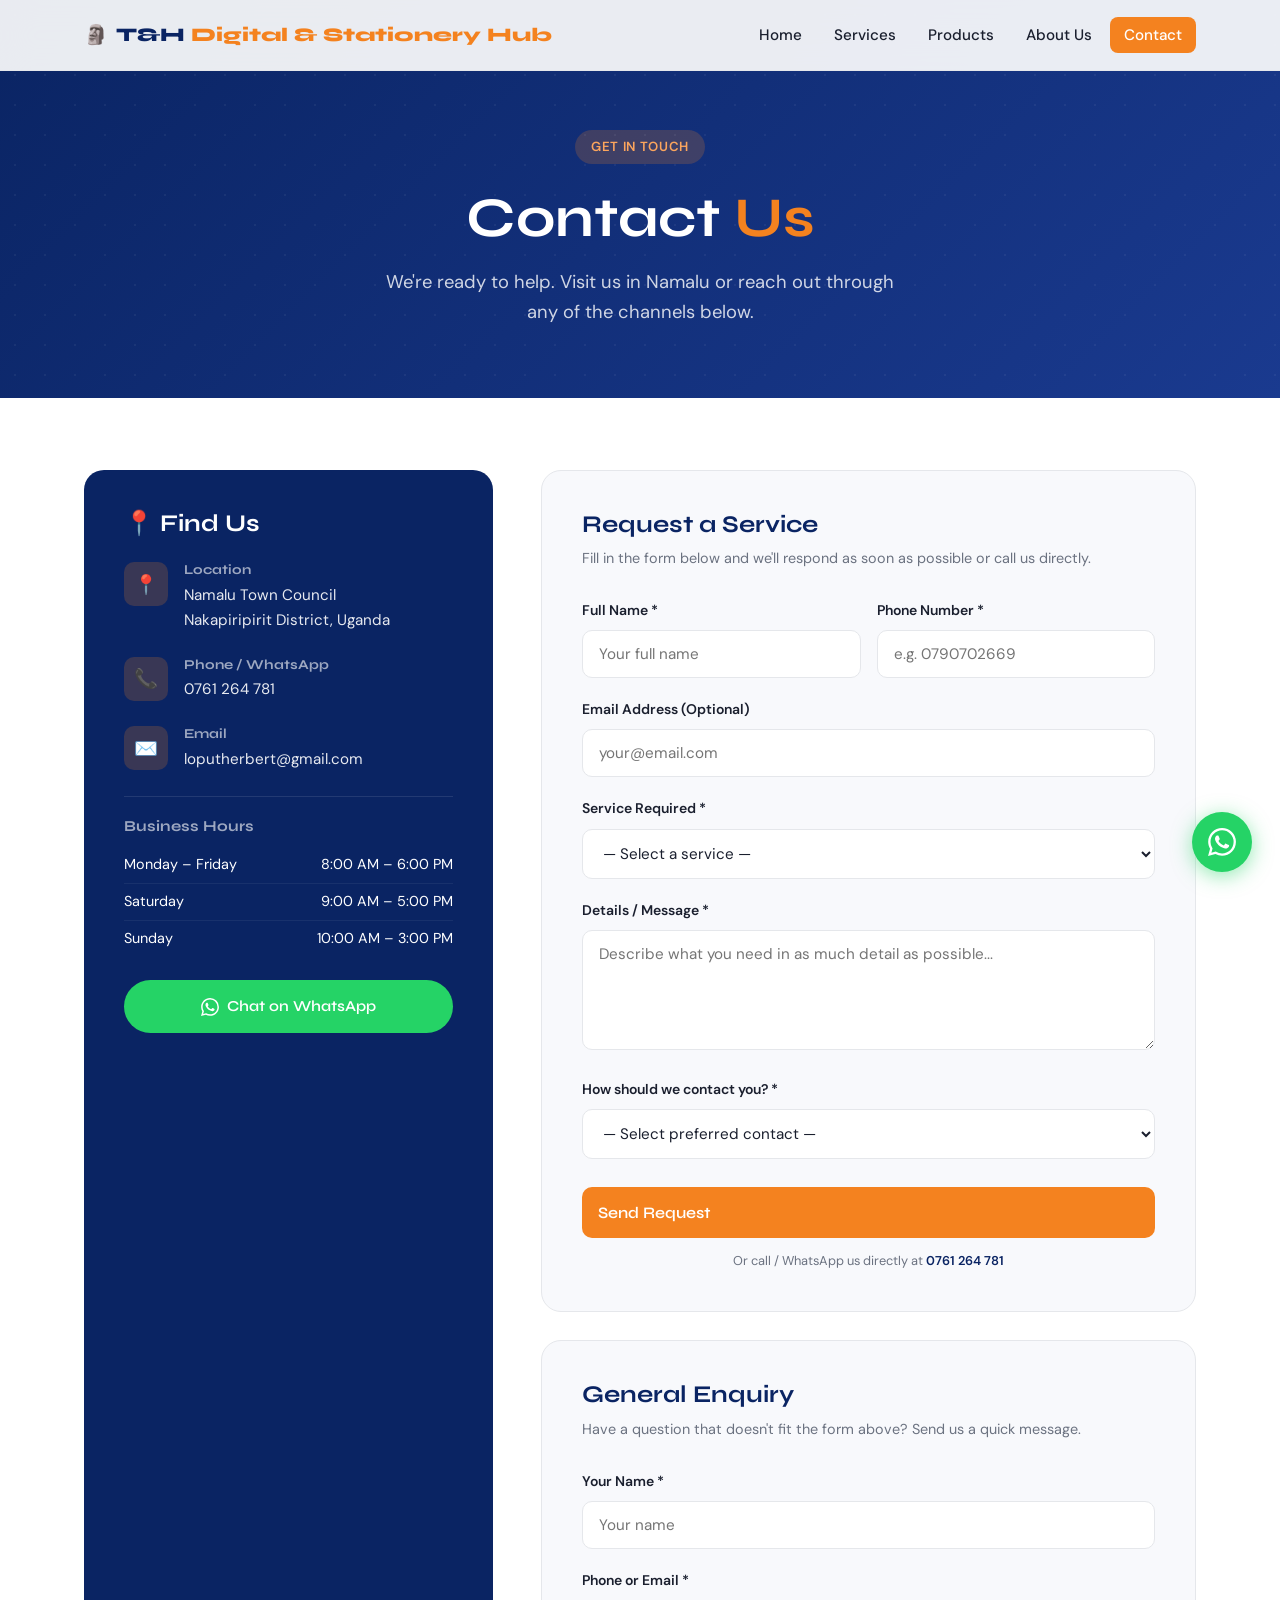
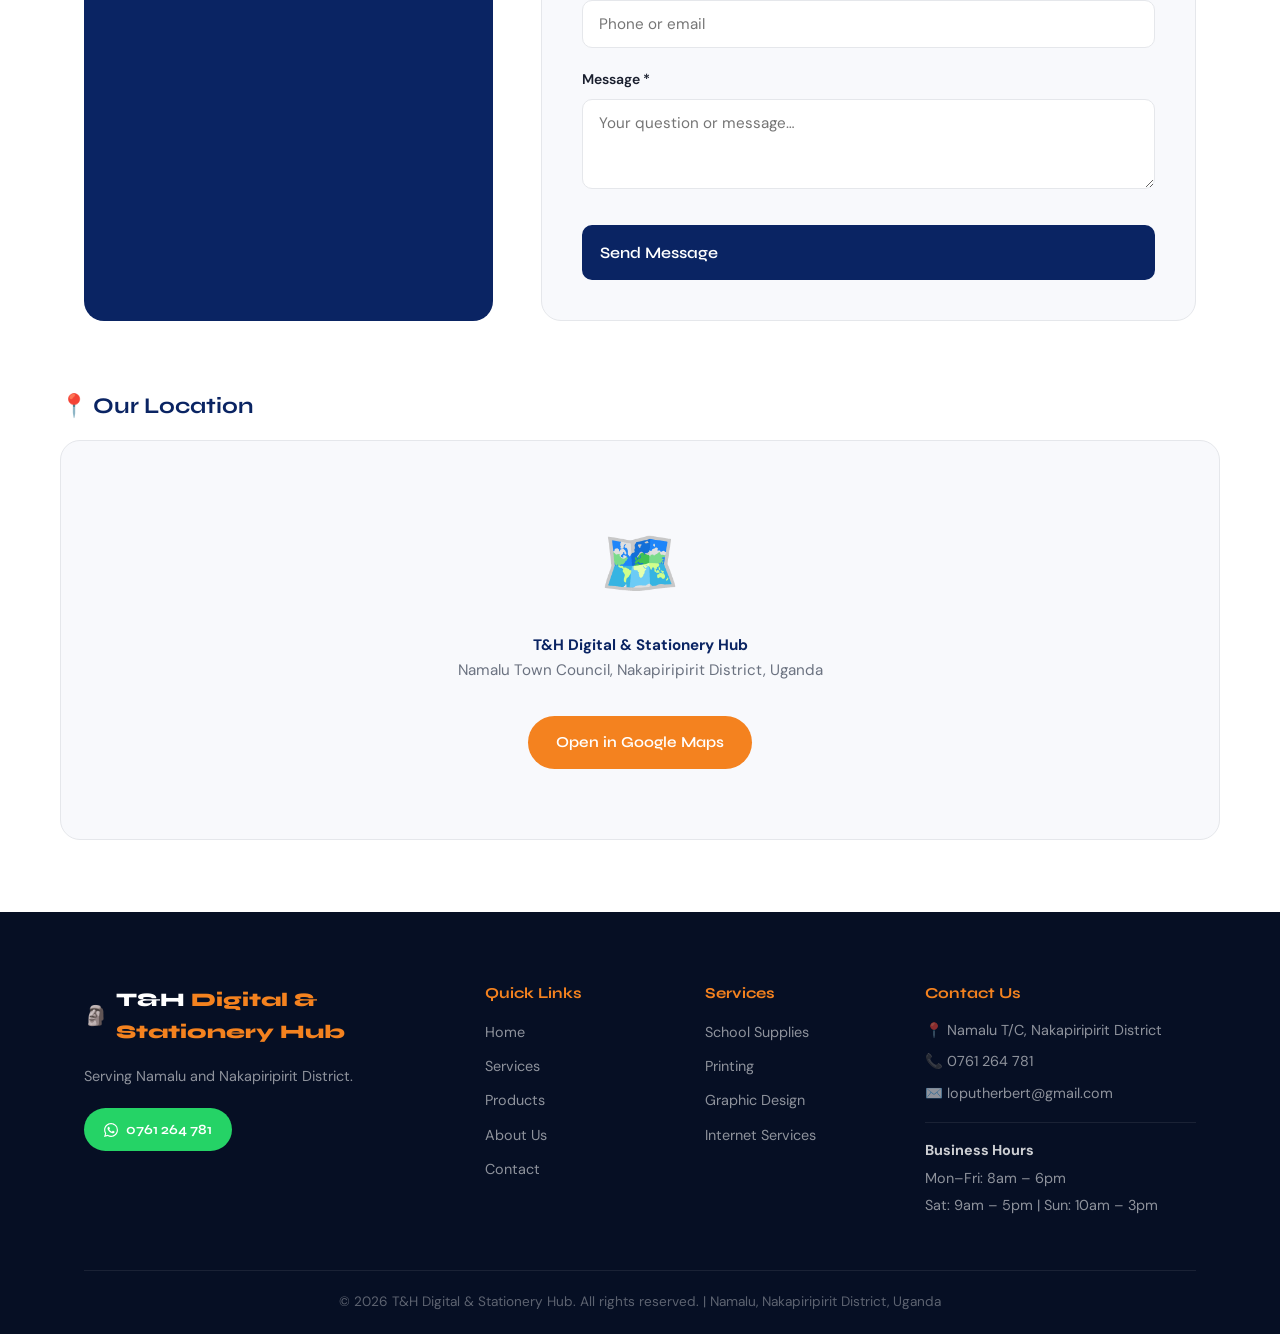
<file: contact.html>
<!DOCTYPE html>
<html lang="en">
<head>
<meta charset="UTF-8">
<meta name="viewport" content="width=device-width, initial-scale=1.0">
<title>Contact – T&H Digital & Stationery Hub</title>
<link rel="preconnect" href="https://fonts.googleapis.com">
<link href="https://fonts.googleapis.com/css2?family=Syne:wght@400;600;700;800&family=DM+Sans:ital,wght@0,300;0,400;0,500;1,400&display=swap" rel="stylesheet">
<link rel="stylesheet" href="style.css">
</head>
<body>

<nav class="navbar" id="navbar">
  <div class="nav-container">
    <a href="index.html" class="logo"><span class="logo-icon">🗿</span><span class="logo-text">T&H <em>Digital & Stationery Hub</em></span></a>
    <ul class="nav-links" id="navLinks">
      <li><a href="index.html">Home</a></li>
      <li><a href="services.html">Services</a></li>
      <li><a href="products.html">Products</a></li>
      <li><a href="about.html">About Us</a></li>
      <li><a href="contact.html" class="active">Contact</a></li>
    </ul>
    <!-- <a href="#request" class="btn btn-nav">Request a Service</a> -->
    <button class="hamburger" id="hamburger" aria-label="Menu"><span></span><span></span><span></span></button>
  </div>
</nav>

<div class="page-hero">
  <span class="section-tag">Get In Touch</span>
  <h1>Contact <em>Us</em></h1>
  <p>We're ready to help. Visit us in Namalu or reach out through any of the channels below.</p>
</div>

<div class="container">
  <div class="contact-grid">
    <!-- Contact Info -->
    <div class="contact-info-card">
      <h3>📍 Find Us</h3>
      <div class="cinfo-item">
        <div class="cinfo-icon">📍</div>
        <div><h4>Location</h4><p>Namalu Town Council<br>Nakapiripirit District, Uganda</p></div>
      </div>
      <div class="cinfo-item">
        <div class="cinfo-icon">📞</div>
        <div><h4>Phone / WhatsApp</h4><a href="tel:0761264781"><p>0761 264 781</p></a></div>
      </div>
      <div class="cinfo-item">
        <div class="cinfo-icon">✉️</div>
        <div><h4>Email</h4><a href="mailto:loputherbert@gmail.com"><p>loputherbert@gmail.com</p></a></div>
      </div>
      <div class="hours-table">
        <h4>Business Hours</h4>
        <div class="hour-row"><span>Monday – Friday</span><span>8:00 AM – 6:00 PM</span></div>
        <div class="hour-row"><span>Saturday</span><span>9:00 AM – 5:00 PM</span></div>
        <div class="hour-row"><span>Sunday</span><span>10:00 AM – 3:00 PM</span></div>
      </div>
      <a href="https://wa.me/256761264781" target="_blank" class="btn btn-whatsapp" style="margin-top:24px;width:100%;justify-content:center;">
        <svg width="18" height="18" viewBox="0 0 24 24" fill="currentColor"><path d="M17.472 14.382c-.297-.149-1.758-.867-2.03-.967-.273-.099-.471-.148-.67.15-.197.297-.767.966-.94 1.164-.173.199-.347.223-.644.075-.297-.15-1.255-.463-2.39-1.475-.883-.788-1.48-1.761-1.653-2.059-.173-.297-.018-.458.13-.606.134-.133.298-.347.446-.52.149-.174.198-.298.298-.497.099-.198.05-.371-.025-.52-.075-.149-.669-1.612-.916-2.207-.242-.579-.487-.5-.669-.51-.173-.008-.371-.01-.57-.01-.198 0-.52.074-.792.372-.272.297-1.04 1.016-1.04 2.479 0 1.462 1.065 2.875 1.213 3.074.149.198 2.096 3.2 5.077 4.487.709.306 1.262.489 1.694.625.712.227 1.36.195 1.871.118.571-.085 1.758-.719 2.006-1.413.248-.694.248-1.289.173-1.413-.074-.124-.272-.198-.57-.347m-5.421 7.403h-.004a9.87 9.87 0 01-5.031-1.378l-.361-.214-3.741.982.998-3.648-.235-.374a9.86 9.86 0 01-1.51-5.26c.001-5.45 4.436-9.884 9.888-9.884 2.64 0 5.122 1.03 6.988 2.898a9.825 9.825 0 012.893 6.994c-.003 5.45-4.437 9.884-9.885 9.884m8.413-18.297A11.815 11.815 0 0012.05 0C5.495 0 .16 5.335.157 11.892c0 2.096.547 4.142 1.588 5.945L.057 24l6.305-1.654a11.882 11.882 0 005.683 1.448h.005c6.554 0 11.89-5.335 11.893-11.893a11.821 11.821 0 00-3.48-8.413z"/></svg>
        Chat on WhatsApp
      </a>
    </div>

    <!-- Form -->
    <div id="request" class="contact-form-card">
      <div class="form-card">
        <h3>Request a Service</h3>
        <p class="form-sub">Fill in the form below and we'll respond as soon as possible or call us directly.</p>


        <div class="form-success" id="formSuccess">
          ✅ <strong>Request sent!</strong> Thank you. We'll get back to you shortly. You can also WhatsApp us at <a href="https://wa.me/256761264781">0761 264 781</a>.
        </div>

        <form id="serviceForm" novalidate autocomplete="on">
          <!-- Honeypot anti-spam field -->
          <div class="hp-field" aria-hidden="true">
            <input type="text" name="_honey" tabindex="-1" autocomplete="off">
          </div>

          <!-- CSRF token (simulated client-side) -->
          <input type="hidden" name="_csrf" id="csrfToken">
          <input type="hidden" name="_timestamp" id="formTimestamp">

          <div class="form-row">
            <div class="form-group">
              <label for="fullName">Full Name *</label>
              <input type="text" id="fullName" name="fullName" placeholder="Your full name" autocomplete="name" maxlength="100">
              <span class="field-error">Please enter your full name.</span>
            </div>
            <div class="form-group">
              <label for="phone">Phone Number *</label>
              <input type="tel" id="phone" name="phone" placeholder="e.g. 0790702669" autocomplete="tel" maxlength="20">
              <span class="field-error">Please enter a valid phone number.</span>
            </div>
          </div>

          <div class="form-group">
            <label for="email">Email Address (Optional)</label>
            <input type="email" id="email" name="email" placeholder="your@email.com" autocomplete="email" maxlength="200">
            <span class="field-error">Please enter a valid email address.</span>
          </div>

          <div class="form-group">
            <label for="service">Service Required *</label>
            <select id="service" name="service">
              <option value="">— Select a service —</option>
              <option value="school-supplies">School Supplies</option>
              <option value="office-supplies">Office Supplies</option>
              <option value="printing">Printing Services</option>
              <option value="photocopying">Photocopying</option>
              <option value="laminating">Laminating</option>
              <option value="graphic-design">Graphic Design</option>
              <option value="tin-registration">TIN Registration</option>
              <option value="school-application">School Application Assistance</option>
              <option value="document-typing">Document Typing</option>
              <option value="other">Other</option>
            </select>
            <span class="field-error">Please select a service.</span>
          </div>

          <div class="form-group">
            <label for="message">Details / Message *</label>
            <textarea id="message" name="message" placeholder="Describe what you need in as much detail as possible..." maxlength="2000"></textarea>
            <span class="field-error">Please describe what you need.</span>
          </div>

          <div class="form-group">
            <label for="howContact">How should we contact you? *</label>
            <select id="howContact" name="howContact">
              <option value="">— Select preferred contact —</option>
              <option value="phone-call">Phone Call</option>
              <option value="whatsapp">WhatsApp</option>
              <option value="email">Email</option>
              <option value="in-person">I'll visit in person</option>
            </select>
            <span class="field-error">Please select a contact preference.</span>
          </div>

          <div id="submitError" style="display:none;background:#fee2e2;border:1px solid #fca5a5;color:#991b1b;padding:12px 16px;border-radius:10px;font-size:0.85rem;margin-bottom:16px;"></div>

          <button type="submit" class="btn btn-primary form-submit" id="submitBtn">
            <span id="submitText">Send Request</span>
            <span id="submitSpinner" style="display:none">⏳ Sending…</span>
          </button>

          <p style="color:var(--gray);font-size:0.8rem;margin-top:12px;text-align:center;">
            Or call / WhatsApp us directly at <a href="tel:0761264781" style="color:var(--blue);font-weight:600;">0761 264 781</a>
          </p>
        </form>
      </div>

      <!-- General Enquiry -->
      <div class="form-card" style="margin-top:28px;">
        <h3>General Enquiry</h3>
        <p class="form-sub">Have a question that doesn't fit the form above? Send us a quick message.</p>
        <div class="form-success" id="enquirySuccess">
          ✅ <strong>Message sent!</strong> We'll get back to you soon.
        </div>
        <form id="enquiryForm" novalidate>
          <input type="hidden" name="_honey2" class="hp-field">
          <div class="form-group">
            <label for="eName">Your Name *</label>
            <input type="text" id="eName" name="name" placeholder="Your name" maxlength="100">
            <span class="field-error">Please enter your name.</span>
          </div>
          <div class="form-group">
            <label for="eContact">Phone or Email *</label>
            <input type="text" id="eContact" name="contact" placeholder="Phone or email" maxlength="200">
            <span class="field-error">Please enter your phone or email.</span>
          </div>
          <div class="form-group">
            <label for="eMessage">Message *</label>
            <textarea id="eMessage" name="message" placeholder="Your question or message…" maxlength="1000" style="min-height:90px;"></textarea>
            <span class="field-error">Please enter your message.</span>
          </div>
          <button type="submit" class="btn btn-outline form-submit" id="enquiryBtn" style="background:var(--blue);color:white;width:100%;">Send Message</button>
        </form>
      </div>
    </div>
  </div>
</div>

<!-- Map Section -->
<div class="container map-section">
  <h3>📍 Our Location</h3>
  <div class="map-container">
    <div class="map-placeholder">🗺️</div>
    <p style="max-width:400px;color:var(--gray);font-size:0.95rem;">
      <strong style="color:var(--blue);">T&H Digital & Stationery Hub</strong><br>
      Namalu Town Council, Nakapiripirit District, Uganda<br><br>
      <a href="https://maps.google.com/?q=Namalu,Nakapiripirit,Uganda" target="_blank" class="btn btn-primary" style="margin-top:8px;">Open in Google Maps</a>
    </p>
  </div>
</div>

<footer class="footer">
  <div class="container">
    <div class="footer-grid">
      <div class="footer-brand"><a href="index.html" class="logo"><span class="logo-icon">🗿</span><span class="logo-text">T&H <em>Digital & Stationery Hub</em></span></a><p>Serving Namalu and Nakapiripirit District.</p><a href="https://wa.me/256761264781" class="btn btn-whatsapp sm" target="_blank"><svg width="14" height="14" viewBox="0 0 24 24" fill="currentColor"><path d="M17.472 14.382c-.297-.149-1.758-.867-2.03-.967-.273-.099-.471-.148-.67.15-.197.297-.767.966-.94 1.164-.173.199-.347.223-.644.075-.297-.15-1.255-.463-2.39-1.475-.883-.788-1.48-1.761-1.653-2.059-.173-.297-.018-.458.13-.606.134-.133.298-.347.446-.52.149-.174.198-.298.298-.497.099-.198.05-.371-.025-.52-.075-.149-.669-1.612-.916-2.207-.242-.579-.487-.5-.669-.51-.173-.008-.371-.01-.57-.01-.198 0-.52.074-.792.372-.272.297-1.04 1.016-1.04 2.479 0 1.462 1.065 2.875 1.213 3.074.149.198 2.096 3.2 5.077 4.487.709.306 1.262.489 1.694.625.712.227 1.36.195 1.871.118.571-.085 1.758-.719 2.006-1.413.248-.694.248-1.289.173-1.413-.074-.124-.272-.198-.57-.347m-5.421 7.403h-.004a9.87 9.87 0 01-5.031-1.378l-.361-.214-3.741.982.998-3.648-.235-.374a9.86 9.86 0 01-1.51-5.26c.001-5.45 4.436-9.884 9.888-9.884 2.64 0 5.122 1.03 6.988 2.898a9.825 9.825 0 012.893 6.994c-.003 5.45-4.437 9.884-9.885 9.884m8.413-18.297A11.815 11.815 0 0012.05 0C5.495 0 .16 5.335.157 11.892c0 2.096.547 4.142 1.588 5.945L.057 24l6.305-1.654a11.882 11.882 0 005.683 1.448h.005c6.554 0 11.89-5.335 11.893-11.893a11.821 11.821 0 00-3.48-8.413z"/></svg>0761 264 781</a></div>
      <div class="footer-links"><h4>Quick Links</h4><ul><li><a href="index.html">Home</a></li><li><a href="services.html">Services</a></li><li><a href="products.html">Products</a></li><li><a href="about.html">About Us</a></li><li><a href="contact.html">Contact</a></li></ul></div>
      <div class="footer-links"><h4>Services</h4><ul><li><a href="services.html#school">School Supplies</a></li><li><a href="services.html#printing">Printing</a></li><li><a href="services.html#design">Graphic Design</a></li><li><a href="services.html#internet">Internet Services</a></li></ul></div>
      <div class="footer-contact"><h4>Contact Us</h4><p>📍 Namalu T/C, Nakapiripirit District</p><p>📞 <a href="tel:0761264781">0761 264 781</a></p><p>✉️ <a href="mailto:loputherbert@gmail.com">loputherbert@gmail.com</a></p><div class="footer-hours"><p><strong>Business Hours</strong></p><p>Mon–Fri: 8am – 6pm</p><p>Sat: 9am – 5pm | Sun: 10am – 3pm</p></div></div>
    </div>
    <div class="footer-bottom"><p>© <span id="year"></span> T&H Digital & Stationery Hub. All rights reserved. | Namalu, Nakapiripirit District, Uganda</p></div>
  </div>
</footer>

<a href="https://wa.me/256761264781" class="whatsapp-float" target="_blank" aria-label="Chat on WhatsApp">
  <svg width="28" height="28" viewBox="0 0 24 24" fill="currentColor"><path d="M17.472 14.382c-.297-.149-1.758-.867-2.03-.967-.273-.099-.471-.148-.67.15-.197.297-.767.966-.94 1.164-.173.199-.347.223-.644.075-.297-.15-1.255-.463-2.39-1.475-.883-.788-1.48-1.761-1.653-2.059-.173-.297-.018-.458.13-.606.134-.133.298-.347.446-.52.149-.174.198-.298.298-.497.099-.198.05-.371-.025-.52-.075-.149-.669-1.612-.916-2.207-.242-.579-.487-.5-.669-.51-.173-.008-.371-.01-.57-.01-.198 0-.52.074-.792.372-.272.297-1.04 1.016-1.04 2.479 0 1.462 1.065 2.875 1.213 3.074.149.198 2.096 3.2 5.077 4.487.709.306 1.262.489 1.694.625.712.227 1.36.195 1.871.118.571-.085 1.758-.719 2.006-1.413.248-.694.248-1.289.173-1.413-.074-.124-.272-.198-.57-.347m-5.421 7.403h-.004a9.87 9.87 0 01-5.031-1.378l-.361-.214-3.741.982.998-3.648-.235-.374a9.86 9.86 0 01-1.51-5.26c.001-5.45 4.436-9.884 9.888-9.884 2.64 0 5.122 1.03 6.988 2.898a9.825 9.825 0 012.893 6.994c-.003 5.45-4.437 9.884-9.885 9.884m8.413-18.297A11.815 11.815 0 0012.05 0C5.495 0 .16 5.335.157 11.892c0 2.096.547 4.142 1.588 5.945L.057 24l6.305-1.654a11.882 11.882 0 005.683 1.448h.005c6.554 0 11.89-5.335 11.893-11.893a11.821 11.821 0 00-3.48-8.413z"/></svg>
</a>

<script src="main.js"></script>
</body>
</html>
</file>
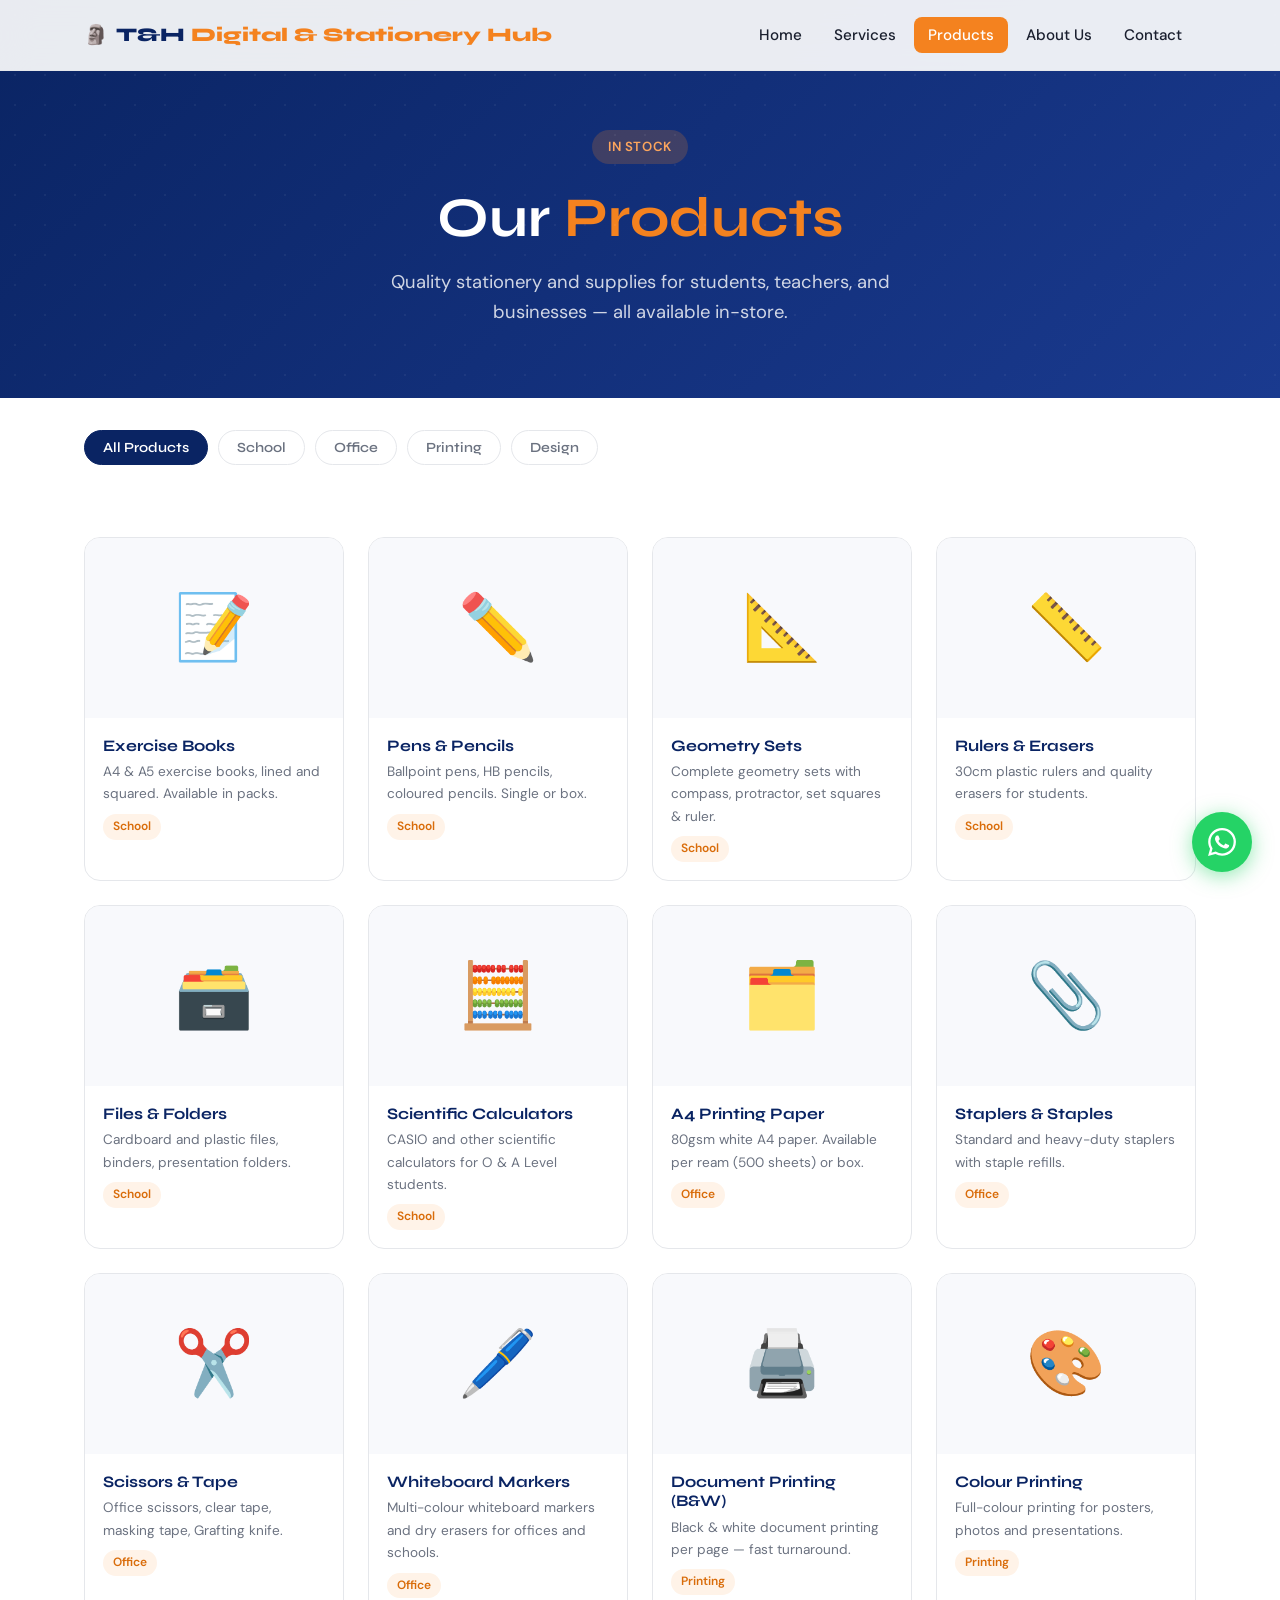
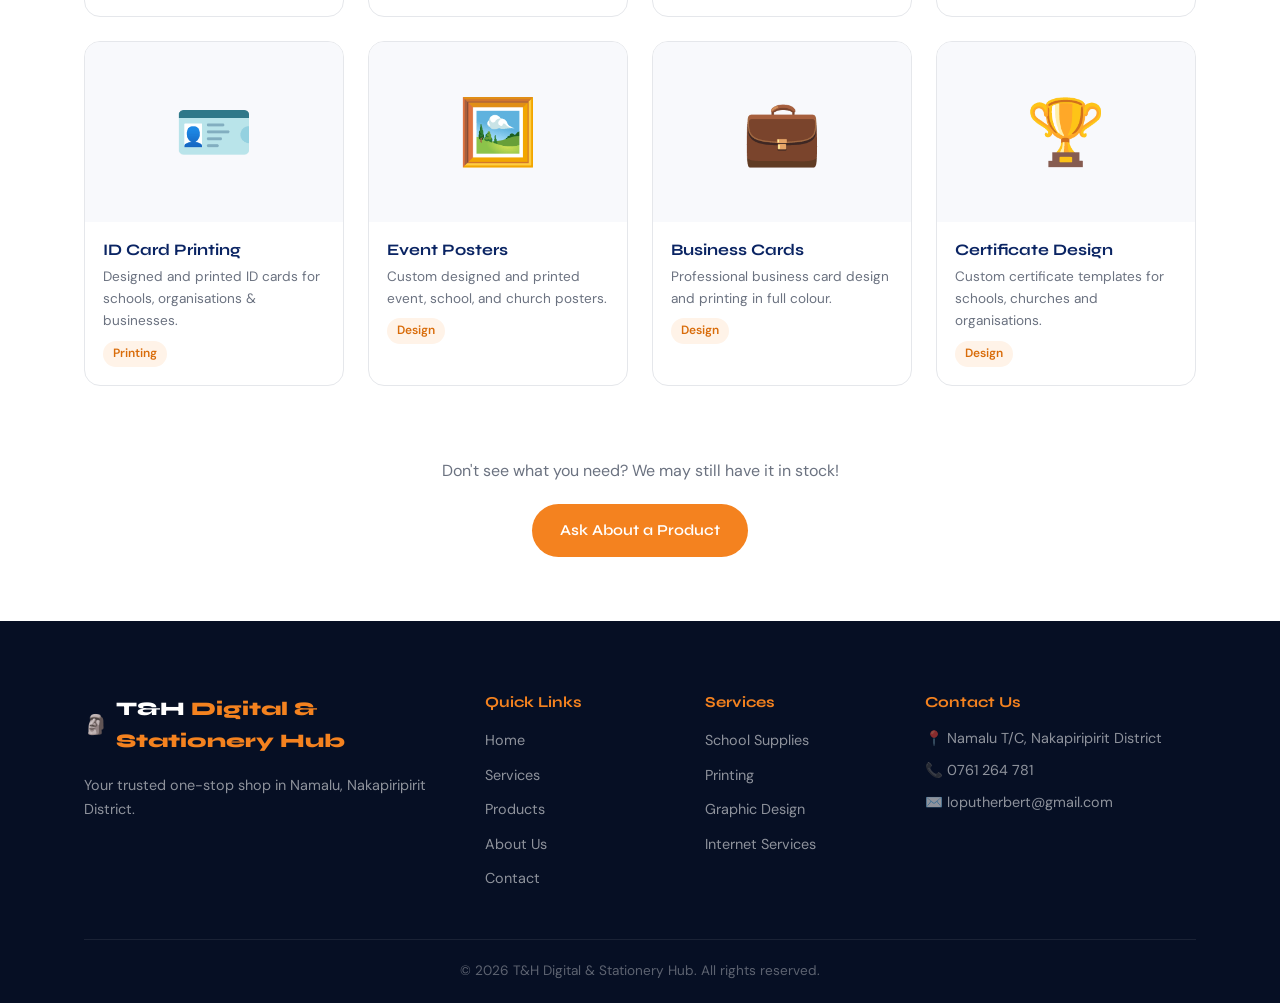
<file: products.html>
<!DOCTYPE html>
<html lang="en">
<head>
<meta charset="UTF-8">
<meta name="viewport" content="width=device-width, initial-scale=1.0">
<title>Products – T&H Digital & Stationery Hub</title>
<link rel="preconnect" href="https://fonts.googleapis.com">
<link href="https://fonts.googleapis.com/css2?family=Syne:wght@400;600;700;800&family=DM+Sans:ital,wght@0,300;0,400;0,500;1,400&display=swap" rel="stylesheet">
<link rel="stylesheet" href="style.css">
</head>
<body>

<nav class="navbar" id="navbar">
  <div class="nav-container">
    <a href="index.html" class="logo"><span class="logo-icon">🗿</span><span class="logo-text">T&H <em>Digital & Stationery Hub</em></span></a>
    <ul class="nav-links" id="navLinks">
      <li><a href="index.html">Home</a></li>
      <li><a href="services.html">Services</a></li>
      <li><a href="products.html" class="active">Products</a></li>
      <li><a href="about.html">About Us</a></li>
      <li><a href="contact.html">Contact</a></li>
    </ul>
    <!-- <a href="contact.html#request" class="btn btn-nav">Request a Service</a> -->
    <button class="hamburger" id="hamburger" aria-label="Menu"><span></span><span></span><span></span></button>
  </div>
</nav>

<div class="page-hero">
  <span class="section-tag">In Stock</span>
  <h1>Our <em>Products</em></h1>
  <p>Quality stationery and supplies for students, teachers, and businesses — all available in-store.</p>
</div>

<div class="container">
  <!-- Filter tabs -->
  <div style="padding:32px 0 0;display:flex;gap:10px;flex-wrap:wrap;" id="filterTabs">
    <button class="filter-btn active" data-cat="all">All Products</button>
    <button class="filter-btn" data-cat="school">School</button>
    <button class="filter-btn" data-cat="office">Office</button>
    <button class="filter-btn" data-cat="printing">Printing</button>
    <button class="filter-btn" data-cat="design">Design</button>
  </div>

  <div class="products-grid" id="productsGrid">
    <!-- School -->
    <div class="product-card" data-cat="school">
      <div class="product-img">📝</div>
      <div class="product-info">
        <h3>Exercise Books</h3>
        <p>A4 & A5 exercise books, lined and squared. Available in packs.</p>
        <span class="product-badge">School</span>
      </div>
    </div>
    <div class="product-card" data-cat="school">
      <div class="product-img">✏️</div>
      <div class="product-info">
        <h3>Pens & Pencils</h3>
        <p>Ballpoint pens, HB pencils, coloured pencils. Single or box.</p>
        <span class="product-badge">School</span>
      </div>
    </div>
    <div class="product-card" data-cat="school">
      <div class="product-img">📐</div>
      <div class="product-info">
        <h3>Geometry Sets</h3>
        <p>Complete geometry sets with compass, protractor, set squares & ruler.</p>
        <span class="product-badge">School</span>
      </div>
    </div>
    <div class="product-card" data-cat="school">
      <div class="product-img">📏</div>
      <div class="product-info">
        <h3>Rulers & Erasers</h3>
        <p>30cm plastic rulers and quality erasers for students.</p>
        <span class="product-badge">School</span>
      </div>
    </div>
    <div class="product-card" data-cat="school">
      <div class="product-img">🗃️</div>
      <div class="product-info">
        <h3>Files & Folders</h3>
        <p>Cardboard and plastic files, binders, presentation folders.</p>
        <span class="product-badge">School</span>
      </div>
    </div>
    <div class="product-card" data-cat="school">
      <div class="product-img">🧮</div>
      <div class="product-info">
        <h3>Scientific Calculators</h3>
        <p>CASIO and other scientific calculators for O & A Level students.</p>
        <span class="product-badge">School</span>
      </div>
    </div>
    <!-- Office -->
    <div class="product-card" data-cat="office">
      <div class="product-img">🗂️</div>
      <div class="product-info">
        <h3>A4 Printing Paper</h3>
        <p>80gsm white A4 paper. Available per ream (500 sheets) or box.</p>
        <span class="product-badge">Office</span>
      </div>
    </div>
    <div class="product-card" data-cat="office">
      <div class="product-img">📎</div>
      <div class="product-info">
        <h3>Staplers & Staples</h3>
        <p>Standard and heavy-duty staplers with staple refills.</p>
        <span class="product-badge">Office</span>
      </div>
    </div>
    <div class="product-card" data-cat="office">
      <div class="product-img">✂️</div>
      <div class="product-info">
        <h3>Scissors & Tape</h3>
        <p>Office scissors, clear tape, masking tape, Grafting knife.</p>
        <span class="product-badge">Office</span>
      </div>
    </div>
    <div class="product-card" data-cat="office">
      <div class="product-img">🖊️</div>
      <div class="product-info">
        <h3>Whiteboard Markers</h3>
        <p>Multi-colour whiteboard markers and dry erasers for offices and schools.</p>
        <span class="product-badge">Office</span>
      </div>
    </div>
    <!-- Printing -->
    <div class="product-card" data-cat="printing">
      <div class="product-img">🖨️</div>
      <div class="product-info">
        <h3>Document Printing (B&W)</h3>
        <p>Black & white document printing per page — fast turnaround.</p>
        <span class="product-badge">Printing</span>
      </div>
    </div>
    <div class="product-card" data-cat="printing">
      <div class="product-img">🎨</div>
      <div class="product-info">
        <h3>Colour Printing</h3>
        <p>Full-colour printing for posters, photos and presentations.</p>
        <span class="product-badge">Printing</span>
      </div>
    </div>
    <div class="product-card" data-cat="printing">
      <div class="product-img">🪪</div>
      <div class="product-info">
        <h3>ID Card Printing</h3>
        <p>Designed and printed ID cards for schools, organisations & businesses.</p>
        <span class="product-badge">Printing</span>
      </div>
    </div>
    <!-- Design -->
    <div class="product-card" data-cat="design">
      <div class="product-img">🖼️</div>
      <div class="product-info">
        <h3>Event Posters</h3>
        <p>Custom designed and printed event, school, and church posters.</p>
        <span class="product-badge">Design</span>
      </div>
    </div>
    <div class="product-card" data-cat="design">
      <div class="product-img">💼</div>
      <div class="product-info">
        <h3>Business Cards</h3>
        <p>Professional business card design and printing in full colour.</p>
        <span class="product-badge">Design</span>
      </div>
    </div>
    <div class="product-card" data-cat="design">
      <div class="product-img">🏆</div>
      <div class="product-info">
        <h3>Certificate Design</h3>
        <p>Custom certificate templates for schools, churches and organisations.</p>
        <span class="product-badge">Design</span>
      </div>
    </div>
  </div>

  <div style="text-align:center;padding:0 0 64px;">
    <p style="color:var(--gray);margin-bottom:20px;">Don't see what you need? We may still have it in stock!</p>
    <a href="contact.html" class="btn btn-primary">Ask About a Product</a>
  </div>
</div>

<footer class="footer">
  <div class="container">
    <div class="footer-grid">
      <div class="footer-brand"><a href="index.html" class="logo"><span class="logo-icon">🗿</span><span class="logo-text">T&H <em>Digital & Stationery Hub</em></span></a><p>Your trusted one-stop shop in Namalu, Nakapiripirit District.</p></div>
      <div class="footer-links"><h4>Quick Links</h4><ul><li><a href="index.html">Home</a></li><li><a href="services.html">Services</a></li><li><a href="products.html">Products</a></li><li><a href="about.html">About Us</a></li><li><a href="contact.html">Contact</a></li></ul></div>
      <div class="footer-links"><h4>Services</h4><ul><li><a href="services.html#school">School Supplies</a></li><li><a href="services.html#printing">Printing</a></li><li><a href="services.html#design">Graphic Design</a></li><li><a href="services.html#internet">Internet Services</a></li></ul></div>
      <div class="footer-contact"><h4>Contact Us</h4><p>📍 Namalu T/C, Nakapiripirit District</p><p>📞 <a href="tel:0761264781">0761 264 781</a></p><p>✉️ <a href="mailto:loputherbert@gmail.com">loputherbert@gmail.com</a></p></div>
    </div>
    <div class="footer-bottom"><p>© <span id="year"></span> T&H Digital & Stationery Hub. All rights reserved.</p></div>
  </div>
</footer>

<a href="https://wa.me/256761264781" class="whatsapp-float" target="_blank" aria-label="Chat on WhatsApp">
  <svg width="28" height="28" viewBox="0 0 24 24" fill="currentColor"><path d="M17.472 14.382c-.297-.149-1.758-.867-2.03-.967-.273-.099-.471-.148-.67.15-.197.297-.767.966-.94 1.164-.173.199-.347.223-.644.075-.297-.15-1.255-.463-2.39-1.475-.883-.788-1.48-1.761-1.653-2.059-.173-.297-.018-.458.13-.606.134-.133.298-.347.446-.52.149-.174.198-.298.298-.497.099-.198.05-.371-.025-.52-.075-.149-.669-1.612-.916-2.207-.242-.579-.487-.5-.669-.51-.173-.008-.371-.01-.57-.01-.198 0-.52.074-.792.372-.272.297-1.04 1.016-1.04 2.479 0 1.462 1.065 2.875 1.213 3.074.149.198 2.096 3.2 5.077 4.487.709.306 1.262.489 1.694.625.712.227 1.36.195 1.871.118.571-.085 1.758-.719 2.006-1.413.248-.694.248-1.289.173-1.413-.074-.124-.272-.198-.57-.347m-5.421 7.403h-.004a9.87 9.87 0 01-5.031-1.378l-.361-.214-3.741.982.998-3.648-.235-.374a9.86 9.86 0 01-1.51-5.26c.001-5.45 4.436-9.884 9.888-9.884 2.64 0 5.122 1.03 6.988 2.898a9.825 9.825 0 012.893 6.994c-.003 5.45-4.437 9.884-9.885 9.884m8.413-18.297A11.815 11.815 0 0012.05 0C5.495 0 .16 5.335.157 11.892c0 2.096.547 4.142 1.588 5.945L.057 24l6.305-1.654a11.882 11.882 0 005.683 1.448h.005c6.554 0 11.89-5.335 11.893-11.893a11.821 11.821 0 00-3.48-8.413z"/></svg>
</a>

<style>
.filter-btn {
  padding: 8px 18px; border-radius: 50px; border: 1.5px solid var(--gray-light);
  background: white; cursor: pointer; font-family: var(--font-head); font-weight: 600;
  font-size: 0.875rem; color: var(--gray); transition: var(--transition);
}
.filter-btn:hover, .filter-btn.active {
  background: var(--blue); color: white; border-color: var(--blue);
}
</style>

<script src="main.js"></script>
<script>
  // Product filter
  const btns = document.querySelectorAll('.filter-btn');
  const cards = document.querySelectorAll('.product-card');
  btns.forEach(btn => {
    btn.addEventListener('click', () => {
      btns.forEach(b => b.classList.remove('active'));
      btn.classList.add('active');
      const cat = btn.dataset.cat;
      cards.forEach(card => {
        card.style.display = (cat === 'all' || card.dataset.cat === cat) ? 'block' : 'none';
      });
    });
  });
</script>
</body>
</html>
</file>
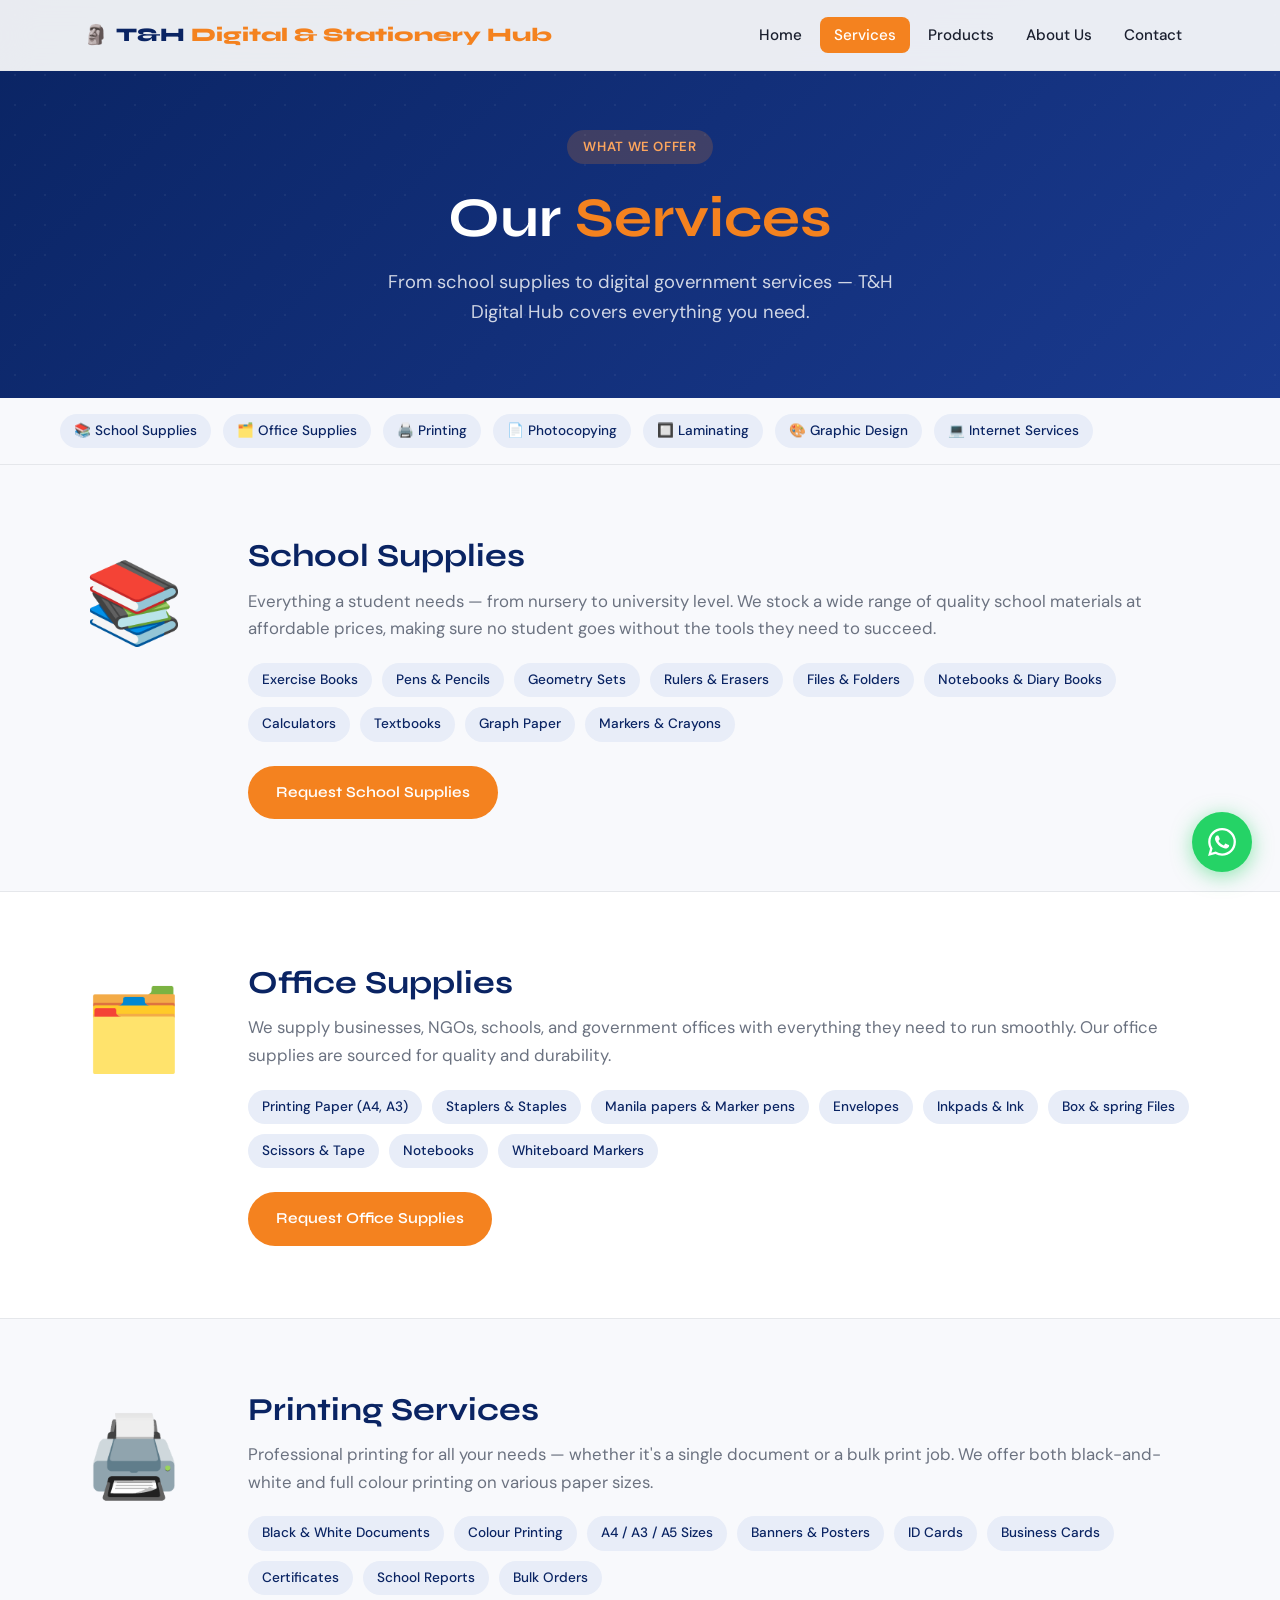
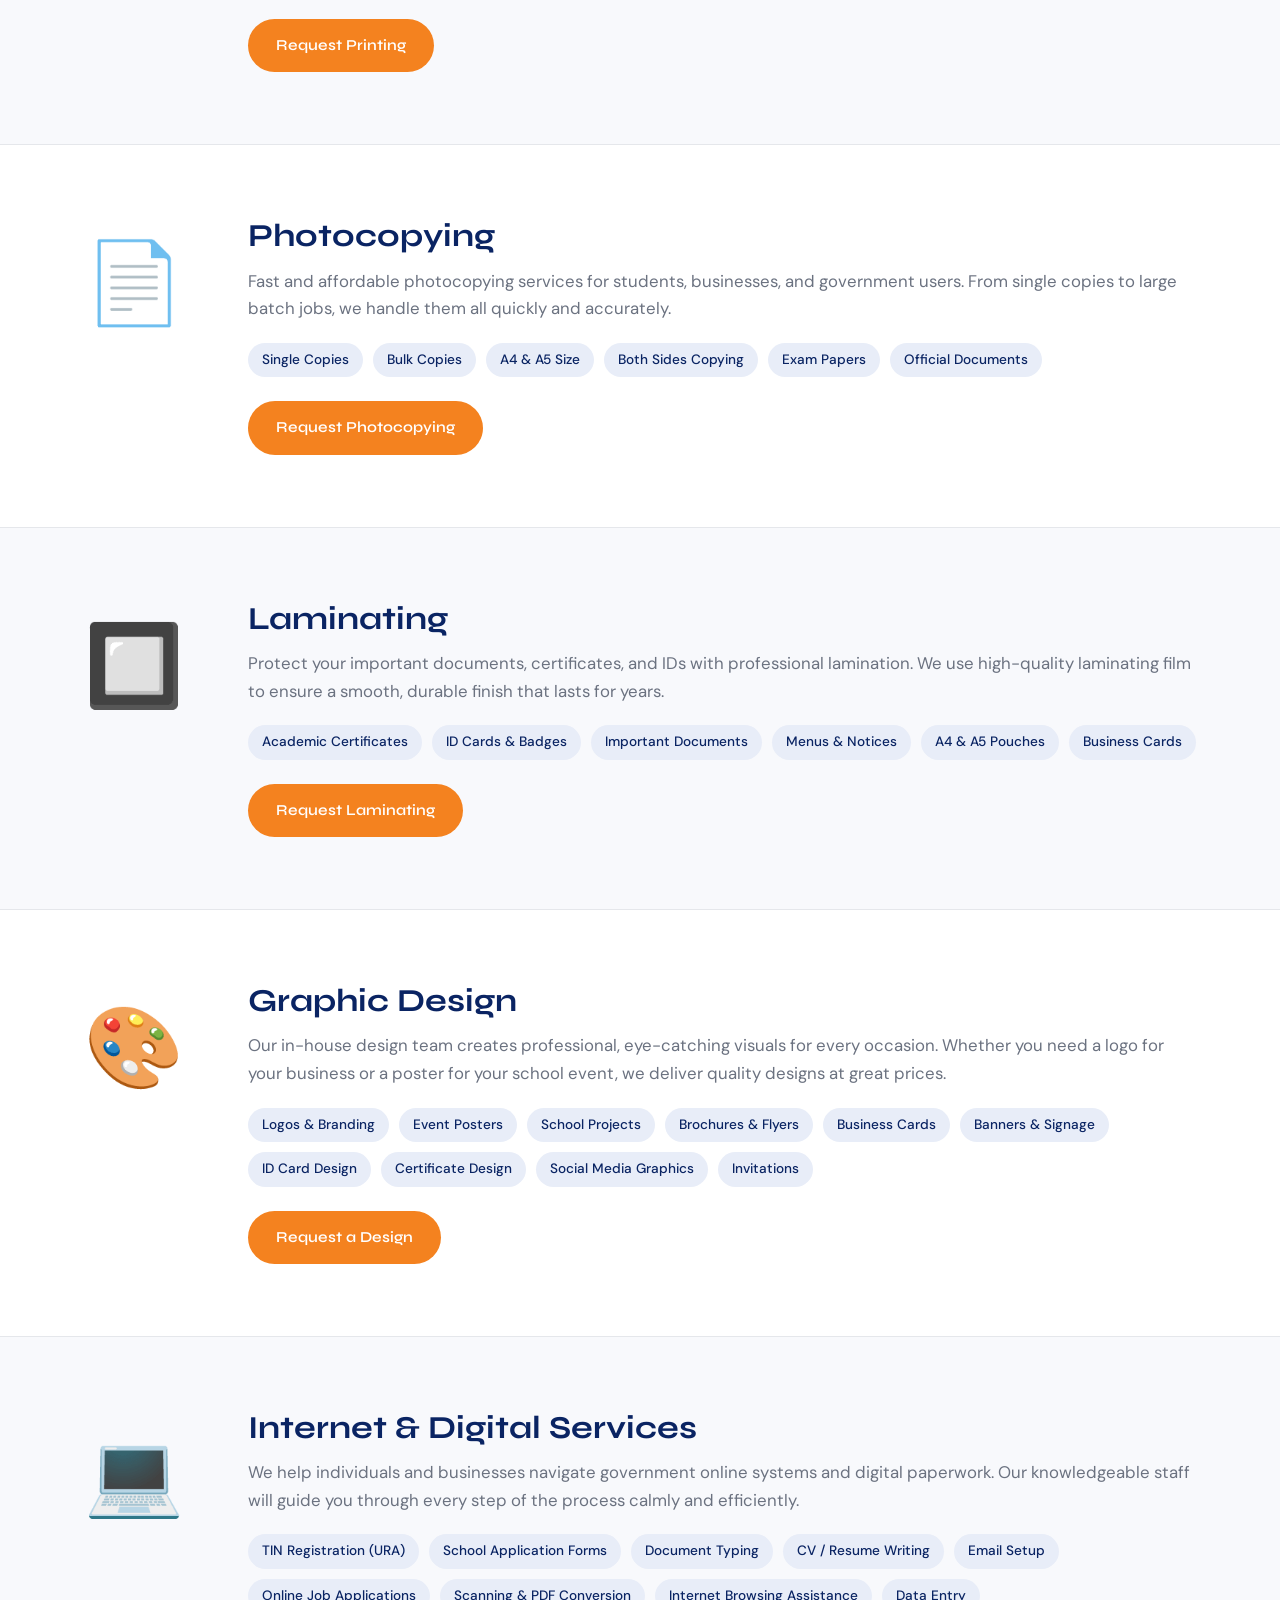
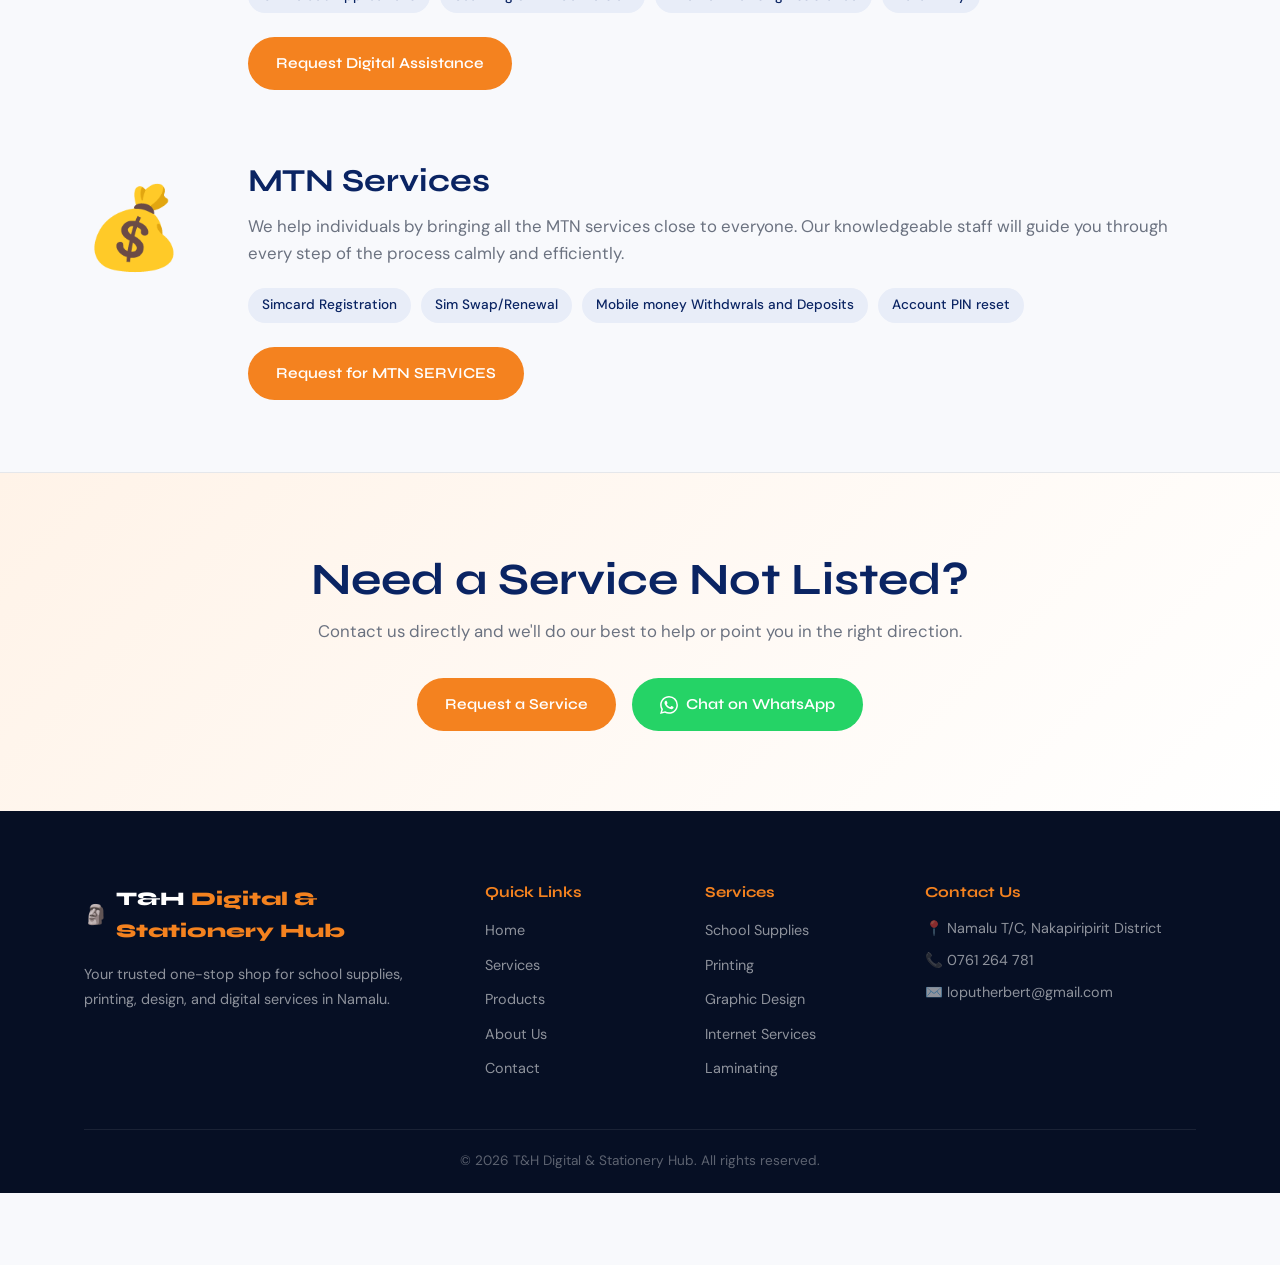
<file: services.html>
<!DOCTYPE html>
<html lang="en">
<head>
<meta charset="UTF-8">
<meta name="viewport" content="width=device-width, initial-scale=1.0">
<title>Services – T&H Digital & Stationery Hub</title>
<link rel="preconnect" href="https://fonts.googleapis.com">
<link href="https://fonts.googleapis.com/css2?family=Syne:wght@400;600;700;800&family=DM+Sans:ital,wght@0,300;0,400;0,500;1,400&display=swap" rel="stylesheet">
<link rel="stylesheet" href="style.css">
</head>
<body>

<nav class="navbar" id="navbar">
  <div class="nav-container">
    <a href="index.html" class="logo">
      <span class="logo-icon">🗿</span>
      <span class="logo-text">T&H <em>Digital & Stationery Hub</em></span>
    </a>
    <ul class="nav-links" id="navLinks">
      <li><a href="index.html">Home</a></li>
      <li><a href="services.html" class="active">Services</a></li>
      <li><a href="products.html">Products</a></li>
      <li><a href="about.html">About Us</a></li>
      <li><a href="contact.html">Contact</a></li>
    </ul>
   <!-- <a href="contact.html#request" class="btn btn-nav">Request a Service</a>-->
    <button class="hamburger" id="hamburger" aria-label="Menu"><span></span><span></span><span></span></button>
  </div>
</nav>

<div class="page-hero">
  <span class="section-tag">What We Offer</span>
  <h1>Our <em>Services</em></h1>
  <p>From school supplies to digital government services — T&H Digital Hub covers everything you need.</p>
</div>

<!-- Quick Nav -->
<div style="background:var(--off-white);padding:16px 24px;border-bottom:1px solid var(--gray-light);overflow-x:auto;">
  <div style="max-width:1160px;margin:0 auto;display:flex;gap:12px;flex-wrap:wrap;">
    <a href="#school" class="service-tag" style="text-decoration:none">📚 School Supplies</a>
    <a href="#office" class="service-tag" style="text-decoration:none">🗂️ Office Supplies</a>
    <a href="#printing" class="service-tag" style="text-decoration:none">🖨️ Printing</a>
    <a href="#photocopying" class="service-tag" style="text-decoration:none">📄 Photocopying</a>
    <a href="#laminating" class="service-tag" style="text-decoration:none">🔲 Laminating</a>
    <a href="#design" class="service-tag" style="text-decoration:none">🎨 Graphic Design</a>
    <a href="#internet" class="service-tag" style="text-decoration:none">💻 Internet Services</a>
  </div>
</div>

<div id="school" class="service-section">
  <div class="container">
    <div class="service-layout">
      <div class="service-icon-big">📚</div>
      <div class="service-info">
        <h2>School Supplies</h2>
        <p>Everything a student needs — from nursery to university level. We stock a wide range of quality school materials at affordable prices, making sure no student goes without the tools they need to succeed.</p>
        <div class="service-list">
          <span class="service-tag">Exercise Books</span>
          <span class="service-tag">Pens & Pencils</span>
          <span class="service-tag">Geometry Sets</span>
          <span class="service-tag">Rulers & Erasers</span>
          <span class="service-tag">Files & Folders</span>
          <span class="service-tag">Notebooks & Diary Books</span>
          <span class="service-tag">Calculators</span>
          <span class="service-tag">Textbooks</span>
          <span class="service-tag">Graph Paper</span>
          <span class="service-tag">Markers & Crayons</span>
        </div>
        <a href="contact.html" class="btn btn-primary">Request School Supplies</a>
      </div>
    </div>
  </div>
</div>

<div id="office" class="service-section">
  <div class="container">
    <div class="service-layout">
      <div class="service-icon-big">🗂️</div>
      <div class="service-info">
        <h2>Office Supplies</h2>
        <p>We supply businesses, NGOs, schools, and government offices with everything they need to run smoothly. Our office supplies are sourced for quality and durability.</p>
        <div class="service-list">
          <span class="service-tag">Printing Paper (A4, A3)</span>
          <span class="service-tag">Staplers & Staples</span>
          <span class="service-tag">Manila papers & Marker pens</span>
          <span class="service-tag">Envelopes</span>
          <span class="service-tag">Inkpads & Ink</span>
          <span class="service-tag">Box & spring Files</span>
          <span class="service-tag">Scissors & Tape</span>
          <span class="service-tag">Notebooks</span>
          <span class="service-tag">Whiteboard Markers</span>
        </div>
        <a href="contact.html" class="btn btn-primary">Request Office Supplies</a>
      </div>
    </div>
  </div>
</div>

<div id="printing" class="service-section">
  <div class="container">
    <div class="service-layout">
      <div class="service-icon-big">🖨️</div>
      <div class="service-info">
        <h2>Printing Services</h2>
        <p>Professional printing for all your needs — whether it's a single document or a bulk print job. We offer both black-and-white and full colour printing on various paper sizes.</p>
        <div class="service-list">
          <span class="service-tag">Black & White Documents</span>
          <span class="service-tag">Colour Printing</span>
          <span class="service-tag">A4 / A3 / A5 Sizes</span>
          <span class="service-tag">Banners & Posters</span>
          <span class="service-tag">ID Cards</span>
          <span class="service-tag">Business Cards</span>
          <span class="service-tag">Certificates</span>
          <span class="service-tag">School Reports</span>
         <!--<span class="service-tag">Flyers & Brochures</span> -->
          <span class="service-tag">Bulk Orders</span>
        </div>
        <a href="contact.html" class="btn btn-primary">Request Printing</a>
      </div>
    </div>
  </div>
</div>

<div id="photocopying" class="service-section">
  <div class="container">
    <div class="service-layout">
      <div class="service-icon-big">📄</div>
      <div class="service-info">
        <h2>Photocopying</h2>
        <p>Fast and affordable photocopying services for students, businesses, and government users. From single copies to large batch jobs, we handle them all quickly and accurately.</p>
        <div class="service-list">
          <span class="service-tag">Single Copies</span>
          <span class="service-tag">Bulk Copies</span>
          <span class="service-tag">A4 & A5 Size</span>
          <span class="service-tag">Both Sides Copying</span>
          <span class="service-tag">Exam Papers</span>
          <span class="service-tag">Official Documents</span>
        </div>
        <a href="contact.html" class="btn btn-primary">Request Photocopying</a>
      </div>
    </div>
  </div>
</div>

<div id="laminating" class="service-section">
  <div class="container">
    <div class="service-layout">
      <div class="service-icon-big">🔲</div>
      <div class="service-info">
        <h2>Laminating</h2>
        <p>Protect your important documents, certificates, and IDs with professional lamination. We use high-quality laminating film to ensure a smooth, durable finish that lasts for years.</p>
        <div class="service-list">
          <span class="service-tag">Academic Certificates</span>
          <span class="service-tag">ID Cards & Badges</span>
          <span class="service-tag">Important Documents</span>
          <span class="service-tag">Menus & Notices</span>
          <span class="service-tag">A4 & A5 Pouches</span>
          <span class="service-tag">Business Cards</span>
        </div>
        <a href="contact.html" class="btn btn-primary">Request Laminating</a>
      </div>
    </div>
  </div>
</div>

<div id="design" class="service-section">
  <div class="container">
    <div class="service-layout">
      <div class="service-icon-big">🎨</div>
      <div class="service-info">
        <h2>Graphic Design</h2>
        <p>Our in-house design team creates professional, eye-catching visuals for every occasion. Whether you need a logo for your business or a poster for your school event, we deliver quality designs at great prices.</p>
        <div class="service-list">
          <span class="service-tag">Logos & Branding</span>
          <span class="service-tag">Event Posters</span>
          <span class="service-tag">School Projects</span>
          <span class="service-tag">Brochures & Flyers</span>
          <span class="service-tag">Business Cards</span>
          <span class="service-tag">Banners & Signage</span>
          <span class="service-tag">ID Card Design</span>
          <span class="service-tag">Certificate Design</span>
          <span class="service-tag">Social Media Graphics</span>
          <span class="service-tag">Invitations</span>
        </div>
        <a href="contact.html" class="btn btn-primary">Request a Design</a>
      </div>
    </div>
  </div>
</div>

<div id="internet" class="service-section">
  <div class="container">
    <div class="service-layout">
      <div class="service-icon-big">💻</div>
      <div class="service-info">
        <h2>Internet & Digital Services</h2>
        <p>We help individuals and businesses navigate government online systems and digital paperwork. Our knowledgeable staff will guide you through every step of the process calmly and efficiently.</p>
        <div class="service-list">
          <span class="service-tag">TIN Registration (URA)</span>
          <span class="service-tag">School Application Forms</span>
         <!-- <span class="service-tag">NSSF Registration</span> -->
          <span class="service-tag">Document Typing</span>
          <span class="service-tag">CV / Resume Writing</span>
          <span class="service-tag">Email Setup</span>
          <span class="service-tag">Online Job Applications</span>
          <span class="service-tag">Scanning & PDF Conversion</span>
          <span class="service-tag">Internet Browsing Assistance</span>
          <span class="service-tag">Data Entry</span>
        </div>
        <a href="contact.html" class="btn btn-primary">Request Digital Assistance</a>
      </div>
    </div>
  </div>

  <div id="mtn" class="service-section">
  <div class="container">
    <div class="service-layout">
      <div class="service-icon-big">💰</div>
      <div class="service-info">
        <h2>MTN Services</h2>
        <p>We help individuals by bringing all the MTN services close to everyone. Our knowledgeable staff will guide you through every step of the process calmly and efficiently.</p>
        <div class="service-list">
          <span class="service-tag">Simcard Registration</span>
          <span class="service-tag">Sim Swap/Renewal</span>
          <span class="service-tag">Mobile money Withdwrals and Deposits</span>
          <span class="service-tag">Account PIN reset</span>
        </div>
        <a href="contact.html" class="btn btn-primary">Request for MTN SERVICES</a>
      </div>
    </div>
  </div>
</div>

<!-- CTA -->
<section class="cta-section">
  <div class="container">
    <div class="cta-inner">
      <h2>Need a Service Not Listed?</h2>
      <p>Contact us directly and we'll do our best to help or point you in the right direction.</p>
      <div class="cta-buttons">
        <a href="contact.html#request" class="btn btn-primary">Request a Service</a>
        <a href="https://wa.me/256761264781" class="btn btn-whatsapp" target="_blank">
          <svg width="18" height="18" viewBox="0 0 24 24" fill="currentColor"><path d="M17.472 14.382c-.297-.149-1.758-.867-2.03-.967-.273-.099-.471-.148-.67.15-.197.297-.767.966-.94 1.164-.173.199-.347.223-.644.075-.297-.15-1.255-.463-2.39-1.475-.883-.788-1.48-1.761-1.653-2.059-.173-.297-.018-.458.13-.606.134-.133.298-.347.446-.52.149-.174.198-.298.298-.497.099-.198.05-.371-.025-.52-.075-.149-.669-1.612-.916-2.207-.242-.579-.487-.5-.669-.51-.173-.008-.371-.01-.57-.01-.198 0-.52.074-.792.372-.272.297-1.04 1.016-1.04 2.479 0 1.462 1.065 2.875 1.213 3.074.149.198 2.096 3.2 5.077 4.487.709.306 1.262.489 1.694.625.712.227 1.36.195 1.871.118.571-.085 1.758-.719 2.006-1.413.248-.694.248-1.289.173-1.413-.074-.124-.272-.198-.57-.347m-5.421 7.403h-.004a9.87 9.87 0 01-5.031-1.378l-.361-.214-3.741.982.998-3.648-.235-.374a9.86 9.86 0 01-1.51-5.26c.001-5.45 4.436-9.884 9.888-9.884 2.64 0 5.122 1.03 6.988 2.898a9.825 9.825 0 012.893 6.994c-.003 5.45-4.437 9.884-9.885 9.884m8.413-18.297A11.815 11.815 0 0012.05 0C5.495 0 .16 5.335.157 11.892c0 2.096.547 4.142 1.588 5.945L.057 24l6.305-1.654a11.882 11.882 0 005.683 1.448h.005c6.554 0 11.89-5.335 11.893-11.893a11.821 11.821 0 00-3.48-8.413z"/></svg>
          Chat on WhatsApp
        </a>
      </div>
    </div>
  </div>
</section>

<footer class="footer">
  <div class="container">
    <div class="footer-grid">
      <div class="footer-brand">
        <a href="index.html" class="logo"><span class="logo-icon">🗿</span><span class="logo-text">T&H <em>Digital & Stationery Hub</em></span></a>
        <p>Your trusted one-stop shop for school supplies, printing, design, and digital services in Namalu.</p>
      </div>
      <div class="footer-links"><h4>Quick Links</h4><ul><li><a href="index.html">Home</a></li><li><a href="services.html">Services</a></li><li><a href="products.html">Products</a></li><li><a href="about.html">About Us</a></li><li><a href="contact.html">Contact</a></li></ul></div>
      <div class="footer-links"><h4>Services</h4><ul><li><a href="#school">School Supplies</a></li><li><a href="#printing">Printing</a></li><li><a href="#design">Graphic Design</a></li><li><a href="#internet">Internet Services</a></li><li><a href="#laminating">Laminating</a></li></ul></div>
      <div class="footer-contact"><h4>Contact Us</h4><p>📍 Namalu T/C, Nakapiripirit District</p><p>📞 <a href="tel:0761264781">0761 264 781</a></p><p>✉️ <a href="mailto:loputherbert@gmail.com">loputherbert@gmail.com</a></p></div>
    </div>
    <div class="footer-bottom"><p>© <span id="year"></span> T&H Digital & Stationery Hub. All rights reserved.</p></div>
  </div>
</footer>

<a href="https://wa.me/256761264781" class="whatsapp-float" target="_blank" aria-label="Chat on WhatsApp">
  <svg width="28" height="28" viewBox="0 0 24 24" fill="currentColor"><path d="M17.472 14.382c-.297-.149-1.758-.867-2.03-.967-.273-.099-.471-.148-.67.15-.197.297-.767.966-.94 1.164-.173.199-.347.223-.644.075-.297-.15-1.255-.463-2.39-1.475-.883-.788-1.48-1.761-1.653-2.059-.173-.297-.018-.458.13-.606.134-.133.298-.347.446-.52.149-.174.198-.298.298-.497.099-.198.05-.371-.025-.52-.075-.149-.669-1.612-.916-2.207-.242-.579-.487-.5-.669-.51-.173-.008-.371-.01-.57-.01-.198 0-.52.074-.792.372-.272.297-1.04 1.016-1.04 2.479 0 1.462 1.065 2.875 1.213 3.074.149.198 2.096 3.2 5.077 4.487.709.306 1.262.489 1.694.625.712.227 1.36.195 1.871.118.571-.085 1.758-.719 2.006-1.413.248-.694.248-1.289.173-1.413-.074-.124-.272-.198-.57-.347m-5.421 7.403h-.004a9.87 9.87 0 01-5.031-1.378l-.361-.214-3.741.982.998-3.648-.235-.374a9.86 9.86 0 01-1.51-5.26c.001-5.45 4.436-9.884 9.888-9.884 2.64 0 5.122 1.03 6.988 2.898a9.825 9.825 0 012.893 6.994c-.003 5.45-4.437 9.884-9.885 9.884m8.413-18.297A11.815 11.815 0 0012.05 0C5.495 0 .16 5.335.157 11.892c0 2.096.547 4.142 1.588 5.945L.057 24l6.305-1.654a11.882 11.882 0 005.683 1.448h.005c6.554 0 11.89-5.335 11.893-11.893a11.821 11.821 0 00-3.48-8.413z"/></svg>
</a>

<script src="main.js"></script>
</body>
</html>
</file>
<file: style.css>
:root {
  --blue: #0a2463;
  --blue-mid: #1a3a8f;
  --blue-light: #e8edf8;
  --orange: #f4821f;
  --orange-light: #fff3e8;
  --orange-dark: #d96c0a;
  --white: #ffffff;
  --off-white: #f8f9fc;
  --gray: #6b7280;
  --gray-light: #e5e7eb;
  --text: #1a1f2e;
  --green: #25D366;

  --font-head: 'Syne', sans-serif;
  --font-body: 'DM Sans', sans-serif;

  --radius: 16px;
  --radius-sm: 10px;
  --shadow: 0 4px 24px rgba(10,36,99,0.10);
  --shadow-lg: 0 12px 48px rgba(10,36,99,0.16);
  --transition: 0.25s cubic-bezier(0.4,0,0.2,1);
}

*, *::before, *::after { box-sizing: border-box; margin: 0; padding: 0; }

html { scroll-behavior: smooth; }

body {
  font-family: var(--font-body);
  color: var(--text);
  background: var(--white);
  line-height: 1.65;
  font-size: 16px;
  overflow-x: hidden;
}

a { color: inherit; text-decoration: none; }
img { max-width: 100%; display: block; }
ul { list-style: none; }

h1,h2,h3,h4,h5 { font-family: var(--font-head); line-height: 1.2; }
em { font-style: normal; color: var(--orange); }

.container { max-width: 1160px; margin: 0 auto; padding: 0 24px; }

/* ===== BUTTONS ===== */
.btn {
  display: inline-flex; align-items: center; gap: 8px;
  padding: 14px 28px; border-radius: 50px;
  font-family: var(--font-head); font-weight: 600; font-size: 0.95rem;
  transition: var(--transition); cursor: pointer; border: none;
  white-space: nowrap;
}
.btn-primary { background: var(--orange); color: var(--white); }
.btn-primary:hover { background: var(--orange-dark); transform: translateY(-2px); box-shadow: 0 8px 24px rgba(244,130,31,0.4); }

.btn-outline { background: transparent; color: var(--blue); border: 2px solid var(--blue); }
.btn-outline:hover { background: var(--blue); color: var(--white); transform: translateY(-2px); }

.btn-nav { background: var(--orange); color: var(--white); padding: 10px 22px; font-size: 0.88rem; }
.btn-nav:hover { background: var(--orange-dark); }

.btn-whatsapp { background: var(--green); color: var(--white); }
.btn-whatsapp:hover { background: #1ebe5a; transform: translateY(-2px); box-shadow: 0 8px 24px rgba(37,211,102,0.35); }
.btn-whatsapp.sm { padding: 10px 20px; font-size: 0.88rem; }

/* ===== NAVBAR ===== */
.navbar {
  position: fixed; top: 0; left: 0; right: 0; z-index: 1000;
  background: rgba(253, 253, 253, 0.92); backdrop-filter: blur(16px);
  border-bottom: 1px solid var(--gray-light);
  transition: var(--transition);
}
.navbar.scrolled { box-shadow: var(--shadow); }

.nav-container {
  max-width: 1160px; margin: 0 auto; padding: 0 24px;
  display: flex; align-items: center; gap: 24px; height: 70px;
}

.logo {
  display: flex; align-items: center; gap: 8px;
  font-family: var(--font-head); font-size: 1.2rem; font-weight: 800;
  color: var(--blue); flex-shrink: 0;
}
.logo-icon img {width: 150px; height: 78px; font-size: 1.4rem; }

.nav-links { display: flex; gap: 4px; margin-left: auto; }
.nav-links a {
  padding: 8px 14px; border-radius: 8px; font-weight: 500; font-size: 0.95rem;
  color: var(--text); transition: var(--transition);
}
.nav-links a:hover, .nav-links a.active { color: var(--white); background: var(--orange); }

.hamburger { display: none; flex-direction: column; gap: 5px; cursor: pointer; padding: 8px; border: none; background: none; margin-left: auto; }
.hamburger span { display: block; width: 24px; height: 2px; background: var(--blue); border-radius: 2px; transition: var(--transition); }

/* ===== HERO ===== */
.hero {
  min-height: 100vh;
  display: flex; align-items: center;
  padding: 100px 24px 60px;
  max-width: 1160px; margin: 0 auto;
  gap: 60px; position: relative;
  overflow: hidden;
}

.hero-bg { position: fixed; inset: 0; pointer-events: none; z-index: -1; }
.hero-shape {
  position: absolute; border-radius: 50%;
  filter: blur(80px); opacity: 0.15;
}
.s1 { width: 600px; height: 600px; background: var(--blue); top: -100px; right: -200px; }
.s2 { width: 400px; height: 400px; background: var(--orange); bottom: 0; left: -100px; }
.s3 { width: 300px; height: 300px; background: var(--blue-mid); top: 50%; left: 40%; }

.hero-content { flex: 1; min-width: 0; }
.hero-badge {
  display: inline-flex; align-items: center; gap: 8px;
  background: var(--orange-light); color: var(--orange-dark); border: 1px solid #f4c88a;
  padding: 8px 18px; border-radius: 50px; font-size: 0.875rem; font-weight: 500;
  margin-bottom: 24px; animation: fadeUp 0.6s ease both;
}
.hero-title {
  font-size: clamp(3rem, 7vw, 5.5rem); font-weight: 800;
  color: var(--blue); line-height: 1.05; margin-bottom: 20px;
  animation: fadeUp 0.6s 0.1s ease both;
}
.hero-title .line { display: block; font-size: 3.5rem; }
.hero-title .accent { color: var(--orange); font-size: 2.8rem; }

.hero-tagline {
  font-size: 1.25rem; font-weight: 600; color: var(--text);
  margin-bottom: 12px; animation: fadeUp 0.6s 0.2s ease both;
}
.hero-desc {
  color: var(--gray); max-width: 520px; margin-bottom: 36px;
  animation: fadeUp 0.6s 0.3s ease both;
}
.hero-cta { display: flex; flex-wrap: wrap; gap: 12px; animation: fadeUp 0.6s 0.4s ease both; }

.hero-visual { flex: 0 0 420px; display: flex; align-items: center; justify-content: center; }

.hero-card-stack {
  position: relative; width: 360px; height: 360px;
}
.hero-card {
  position: absolute; background: white; border-radius: var(--radius);
  padding: 18px 22px; display: flex; align-items: center; gap: 12px;
  box-shadow: var(--shadow-lg); font-weight: 600; font-family: var(--font-head);
  font-size: 0.95rem; color: var(--blue); border: 1px solid var(--gray-light);
  animation: float 4s ease-in-out infinite;
}
.hero-card .card-icon { font-size: 1.8rem; }
.c1 { top: 0; left: 0; animation-delay: 0s; }
.c2 { top: 0; right: 0; animation-delay: 0.5s; }
.c3 { bottom: 60px; left: 20px; animation-delay: 1s; }
.c4 { bottom: 60px; right: 20px; animation-delay: 1.5s; }

.hero-center-badge {
  position: absolute; top: 50%; left: 50%; transform: translate(-50%,-50%);
  width: 100px; height: 100px; border-radius: 50%;
  background: linear-gradient(135deg, var(--blue), var(--blue-mid));
  display: flex; flex-direction: column; align-items: center; justify-content: center;
  color: white; box-shadow: 0 8px 32px rgba(10,36,99,0.35);
}
.hcb-num { font-family: var(--font-head); font-size: 2rem; font-weight: 800; line-height: 1; }
.hcb-label { font-size: 0.75rem; opacity: 0.8; }

/* ===== HOURS BANNER ===== */
.hours-banner {
  background: var(--blue); color: white; padding: 14px 24px;
  overflow-x: auto;
}
.hours-container {
  max-width: 1160px; margin: 0 auto;
  display: flex; align-items: center; gap: 32px; flex-wrap: wrap;
  font-size: 0.88rem;
}
.hours-item { display: flex; align-items: center; gap: 8px; white-space: nowrap; }
.hours-dot { width: 8px; height: 8px; border-radius: 50%; }
.hours-dot.open { background: #4ade80; box-shadow: 0 0 8px #4ade80; animation: pulse 2s infinite; }

/* ===== SECTIONS ===== */
.section { padding: 96px 0; }

.section-header { text-align: center; margin-bottom: 60px; }
.section-tag {
  display: inline-block; background: var(--orange-light); color: var(--orange-dark);
  padding: 6px 16px; border-radius: 50px; font-size: 0.825rem; font-weight: 600;
  margin-bottom: 16px; letter-spacing: 0.05em; text-transform: uppercase;
}
.section-header h2 { font-size: clamp(1.8rem, 4vw, 2.8rem); color: var(--blue); margin-bottom: 16px; }
.section-header p { color: var(--gray); max-width: 520px; margin: 0 auto; font-size: 1.05rem; }

/* ===== SERVICES GRID ===== */
.services-preview { background: var(--off-white); }

.services-grid {
  display: grid; grid-template-columns: repeat(auto-fill, minmax(240px, 1fr)); gap: 20px;
}

.service-card {
  background: white; border-radius: var(--radius); padding: 28px 24px;
  border: 1px solid var(--gray-light); transition: var(--transition);
  display: flex; flex-direction: column; gap: 10px; position: relative;
  overflow: hidden;
}
.service-card::before {
  content: ''; position: absolute; top: 0; left: 0; right: 0; height: 4px;
  background: var(--gray-light); transition: var(--transition);
}
.service-card:hover { transform: translateY(-4px); box-shadow: var(--shadow-lg); border-color: var(--orange); }
.service-card:hover::before { background: var(--orange); }
.service-card.highlight::before { background: var(--blue); }
.service-card.highlight:hover::before { background: var(--orange); }

.sc-icon { font-size: 2.2rem; }
.service-card h3 { font-size: 1.1rem; color: var(--blue); }
.service-card p { color: var(--gray); font-size: 0.9rem; flex: 1; }
.sc-arrow { font-size: 1.2rem; color: var(--orange); font-weight: 700; transition: var(--transition); }
.service-card:hover .sc-arrow { transform: translateX(6px); }

.see-all { background: var(--blue); border-color: var(--blue); color: white; }
.see-all::before { background: var(--orange); }
.see-all h3, .see-all p { color: white; }
.see-all .sc-icon { filter: brightness(0) invert(1); }
.see-all .sc-arrow { color: white; }

/* ===== ABOUT STRIP ===== */
.about-strip { background: var(--blue); color: white; padding: 80px 0; }
.about-strip-inner { display: flex; align-items: center; gap: 80px; flex-wrap: wrap; }
.about-strip-text { flex: 1; min-width: 280px; }
.about-strip-text .section-tag { background: rgba(244,130,31,0.2); color: #fca55d; }
.about-strip-text h2 { color: white; margin-bottom: 16px; }
.about-strip-text p { color: rgba(255,255,255,0.75); margin-bottom: 28px; max-width: 480px; }

.about-strip-stats {
  display: grid; grid-template-columns: 1fr 1fr; gap: 20px; flex-shrink: 0;
}
.stat {
  background: rgba(255,255,255,0.08); border: 1px solid rgba(255,255,255,0.12);
  border-radius: var(--radius); padding: 24px 20px; text-align: center;
}
.stat-n { display: block; font-family: var(--font-head); font-size: 2.4rem; font-weight: 800; color: var(--orange); line-height: 1; }
.stat-l { font-size: 0.85rem; color: rgba(255,255,255,0.6); margin-top: 4px; display: block; }

/* ===== TESTIMONIALS ===== */
.testimonials { background: var(--off-white); }
.testimonials-grid { display: grid; grid-template-columns: repeat(auto-fill, minmax(280px, 1fr)); gap: 24px; }

.tcard {
  background: white; border-radius: var(--radius); padding: 28px;
  border: 1px solid var(--gray-light); transition: var(--transition);
}
.tcard:hover { transform: translateY(-4px); box-shadow: var(--shadow-lg); }
.tcard.featured { background: var(--blue); color: white; border-color: var(--blue); }
.tcard.featured p { color: rgba(255,255,255,0.85); }

.tcard-stars { color: #f59e0b; font-size: 1.1rem; margin-bottom: 14px; }
.tcard p { font-size: 0.95rem; color: var(--gray); line-height: 1.7; margin-bottom: 20px; font-style: italic; }

.tcard-author { display: flex; align-items: center; gap: 12px; }
.tcard-avatar {
  width: 40px; height: 40px; border-radius: 50%; background: var(--orange);
  color: white; display: flex; align-items: center; justify-content: center;
  font-family: var(--font-head); font-weight: 700; font-size: 0.85rem; flex-shrink: 0;
}
.tcard.featured .tcard-avatar { background: rgba(255,255,255,0.2); }
.tcard-author strong { display: block; font-size: 0.9rem; color: var(--blue); }
.tcard.featured .tcard-author strong { color: white; }
.tcard-author span { font-size: 0.8rem; color: var(--gray); }
.tcard.featured .tcard-author span { color: rgba(255,255,255,0.6); }

/* ===== CTA SECTION ===== */
.cta-section {
  padding: 80px 0;
  background: linear-gradient(135deg, var(--orange-light), white);
}
.cta-inner { text-align: center; }
.cta-inner h2 { font-size: clamp(1.8rem, 4vw, 2.8rem); color: var(--blue); margin-bottom: 12px; }
.cta-inner p { color: var(--gray); font-size: 1.05rem; margin-bottom: 32px; }
.cta-buttons { display: flex; justify-content: center; gap: 16px; flex-wrap: wrap; }

/* ===== FOOTER ===== */
.footer { background: #060f24; color: white; padding: 72px 0 0; }
.footer-grid { display: grid; grid-template-columns: 2fr 1fr 1fr 1.5fr; gap: 40px; }
.footer-brand .logo { margin-bottom: 16px; }
.footer-brand .logo-text { color: white; }
.footer-brand p { color: rgba(255,255,255,0.55); font-size: 0.9rem; line-height: 1.7; margin-bottom: 20px; }

.footer-links h4, .footer-contact h4 {
  font-family: var(--font-head); font-size: 0.95rem; margin-bottom: 16px;
  color: var(--orange);
}
.footer-links ul { display: flex; flex-direction: column; gap: 8px; }
.footer-links a { color: rgba(255,255,255,0.55); font-size: 0.9rem; transition: var(--transition); }
.footer-links a:hover { color: var(--orange); }

.footer-contact p { color: rgba(255,255,255,0.55); font-size: 0.9rem; margin-bottom: 8px; }
.footer-contact a { color: rgba(255,255,255,0.55); transition: var(--transition); }
.footer-contact a:hover { color: var(--orange); }
.footer-hours { margin-top: 16px; padding-top: 16px; border-top: 1px solid rgba(255,255,255,0.08); }
.footer-hours p { margin-bottom: 4px; }
.footer-hours strong { color: rgba(255,255,255,0.8); }

.footer-bottom {
  border-top: 1px solid rgba(255,255,255,0.08); padding: 20px 0; margin-top: 48px;
  text-align: center;
}
.footer-bottom p { color: rgba(255,255,255,0.35); font-size: 0.85rem; }

/* ===== WHATSAPP FLOAT ===== */
.whatsapp-float {
  position: fixed; bottom: 28px; right: 28px; z-index: 999;
  width: 60px; height: 60px; border-radius: 50%;
  background: var(--green); color: white;
  display: flex; align-items: center; justify-content: center;
  box-shadow: 0 4px 20px rgba(37,211,102,0.5);
  transition: var(--transition);
  animation: pulse-wa 2s ease-in-out infinite;
}
.whatsapp-float:hover { transform: scale(1.1); box-shadow: 0 8px 32px rgba(37,211,102,0.6); }

/* ===== PAGE HERO (inner pages) ===== */
.page-hero {
  background: linear-gradient(135deg, var(--blue) 0%, var(--blue-mid) 100%);
  color: white; padding: 130px 24px 70px; text-align: center;
  position: relative; overflow: hidden;
}
.page-hero::before {
  content: ''; position: absolute; inset: 0; opacity: 0.05;
  background-image: radial-gradient(circle, white 1px, transparent 1px);
  background-size: 30px 30px;
}
.page-hero h1 { font-size: clamp(2rem, 5vw, 3.5rem); margin-bottom: 16px; }
.page-hero p { font-size: 1.15rem; opacity: 0.8; max-width: 540px; margin: 0 auto; }
.page-hero .section-tag { background: rgba(244,130,31,0.2); color: #fca55d; margin-bottom: 20px; }

/* ===== SERVICES PAGE ===== */
.service-section { padding: 72px 0; border-bottom: 1px solid var(--gray-light); }
.service-section:nth-child(even) { background: var(--off-white); }
.service-section:last-child { border-bottom: none; }

.service-layout { display: flex; gap: 64px; align-items: flex-start; flex-wrap: wrap; }
.service-icon-big { font-size: 5rem; flex-shrink: 0; }
.service-info { flex: 1; min-width: 240px; }
.service-info h2 { font-size: 2rem; color: var(--blue); margin-bottom: 12px; }
.service-info p { color: var(--gray); margin-bottom: 20px; font-size: 1.05rem; }
.service-list { display: flex; flex-wrap: wrap; gap: 10px; margin-bottom: 24px; }
.service-tag {
  background: var(--blue-light); color: var(--blue); padding: 6px 14px;
  border-radius: 50px; font-size: 0.85rem; font-weight: 500;
}

/* ===== PRODUCTS PAGE ===== */
.products-grid {
  display: grid; grid-template-columns: repeat(auto-fill, minmax(220px, 1fr)); gap: 24px;
  padding: 72px 0;
}
.product-card {
  background: white; border-radius: var(--radius); overflow: hidden;
  border: 1px solid var(--gray-light); transition: var(--transition);
}
.product-card:hover { transform: translateY(-4px); box-shadow: var(--shadow-lg); border-color: var(--orange); }
.product-img {
  background: var(--off-white); height: 180px;
  display: flex; align-items: center; justify-content: center; font-size: 4rem;
}
.product-info { padding: 18px; }
.product-info h3 { font-size: 1rem; color: var(--blue); margin-bottom: 6px; }
.product-info p { color: var(--gray); font-size: 0.85rem; }
.product-badge {
  display: inline-block; background: var(--orange-light); color: var(--orange-dark);
  padding: 3px 10px; border-radius: 50px; font-size: 0.75rem; font-weight: 600; margin-top: 8px;
}

/* ===== ABOUT PAGE ===== */
.about-section { padding: 80px 0; }
.about-grid { display: grid; grid-template-columns: 1fr 1fr; gap: 64px; align-items: center; }
.about-img-block {
  background: linear-gradient(135deg, var(--blue), var(--blue-mid));
  border-radius: 24px; padding: 48px; color: white; text-align: center;
}
.profiles{margin: 20px auto;}
.images{
  display: flex;
  justify-content: center;
}
.profile-wrapper{
  background-color: whitesmoke;
  width: 330px; height: 300px;
  border-radius: 1rem;
  border: 1px solid rgba(153, 127, 219, 0.726);
  margin: 0 20px;

}
.profile-wrapper p{color: rgb(25, 0, 255); font-size: 1.5rem;}
.profile-wrapper img{width: 330px; height: 297px;}
.about-img-block .big-icon { font-size: 6rem; margin-bottom: 20px; }
.about-img-block h3 { font-size: 1.5rem; margin-bottom: 8px; }
.about-img-block p { opacity: 0.7; }
.about-text h2 { font-size: 2.2rem; color: var(--blue); margin-bottom: 16px; }
.about-text p { color: var(--gray); margin-bottom: 16px; line-height: 1.8; }
.values-grid { display: grid; grid-template-columns: 1fr 1fr; gap: 16px; margin-top: 24px; }
.value-card {
  background: var(--off-white); border-radius: var(--radius-sm); padding: 16px;
  border-left: 3px solid var(--orange);
}
.value-card h4 { font-size: 0.95rem; color: var(--blue); margin-bottom: 4px; }
.value-card p { font-size: 0.85rem; color: var(--gray); }

/* ===== CONTACT PAGE ===== */
.contact-grid { display: grid; grid-template-columns: 1fr 1.6fr; gap: 48px; padding: 72px 0; }
.contact-info-card {
  background: var(--blue); color: white; border-radius: 20px; padding: 40px;
  position: sticky; top: 88px;
}
.contact-info-card h3 { font-size: 1.5rem; margin-bottom: 24px; }
.cinfo-item {
  display: flex; gap: 16px; margin-bottom: 24px; align-items: flex-start;
}
.cinfo-icon {
  width: 44px; height: 44px; border-radius: 10px; background: rgba(244,130,31,0.2);
  display: flex; align-items: center; justify-content: center; font-size: 1.2rem;
  flex-shrink: 0;
}
.cinfo-item h4 { font-size: 0.85rem; opacity: 0.6; margin-bottom: 4px; }
.cinfo-item p, .cinfo-item a { color: rgba(255,255,255,0.9); font-size: 0.95rem; }
.cinfo-item a:hover { color: var(--orange); }

.hours-table { margin-top: 24px; border-top: 1px solid rgba(255,255,255,0.1); padding-top: 20px; }
.hours-table h4 { margin-bottom: 12px; font-size: 0.95rem; opacity: 0.6; }
.hour-row { display: flex; justify-content: space-between; padding: 6px 0; font-size: 0.9rem; border-bottom: 1px solid rgba(255,255,255,0.06); }
.hour-row:last-child { border-bottom: none; }

.contact-form-card { background: white; }

/* FORM STYLES */
.form-card {
  background: var(--off-white); border-radius: 20px; padding: 40px;
  border: 1px solid var(--gray-light);
}
.form-card h3 { font-size: 1.5rem; color: var(--blue); margin-bottom: 8px; }
.form-card .form-sub { color: var(--gray); font-size: 0.9rem; margin-bottom: 28px; }

.form-row { display: grid; grid-template-columns: 1fr 1fr; gap: 16px; }

.form-group { margin-bottom: 20px; }
.form-group label {
  display: block; font-size: 0.875rem; font-weight: 600; color: var(--text);
  margin-bottom: 8px;
}
.form-group input,
.form-group select,
.form-group textarea {
  width: 100%; padding: 13px 16px; border-radius: var(--radius-sm);
  border: 1.5px solid var(--gray-light); font-family: var(--font-body);
  font-size: 0.95rem; color: var(--text); background: white;
  transition: var(--transition); outline: none;
}
.form-group input:focus,
.form-group select:focus,
.form-group textarea:focus {
  border-color: var(--blue); box-shadow: 0 0 0 3px rgba(10,36,99,0.08);
}
.form-group textarea { min-height: 120px; resize: vertical; }
.form-group .field-error { display: none; color: #dc2626; font-size: 0.8rem; margin-top: 4px; }
.form-group.error input,
.form-group.error select,
.form-group.error textarea { border-color: #dc2626; }
.form-group.error .field-error { display: block; }

.form-submit { width: 100%; padding: 16px; font-size: 1rem; border-radius: var(--radius-sm); margin-top: 8px; }
.form-success {
  display: none; background: #dcfce7; border: 1px solid #86efac; color: #166534;
  padding: 16px; border-radius: var(--radius-sm); margin-bottom: 16px; text-align: center;
}
.form-success.show { display: block; }

/* HONEYPOT */
.hp-field { display: none !important; }

/* MAP */
.map-section { padding: 0 0 72px; }
.map-section h3 { font-size: 1.4rem; color: var(--blue); margin-bottom: 20px; font-family: var(--font-head); }
.map-container {
  border-radius: 20px; overflow: hidden; border: 1px solid var(--gray-light);
  height: 400px; background: var(--off-white);
  display: flex; align-items: center; justify-content: center; flex-direction: column; gap: 16px;
  color: var(--gray); text-align: center;
}
.map-placeholder { font-size: 4rem; }

/* ===== RATE LIMIT / SECURITY NOTICE ===== */
.security-note {
  background: var(--blue-light); border: 1px solid rgba(10,36,99,0.15);
  border-radius: var(--radius-sm); padding: 12px 16px;
  font-size: 0.82rem; color: var(--blue); margin-bottom: 20px;
  display: flex; align-items: center; gap: 8px;
}

/* ===== ANIMATIONS ===== */
@keyframes fadeUp {
  from { opacity: 0; transform: translateY(20px); }
  to { opacity: 1; transform: translateY(0); }
}
@keyframes float {
  0%, 100% { transform: translateY(0); }
  50% { transform: translateY(-8px); }
}
@keyframes pulse {
  0%, 100% { opacity: 1; }
  50% { opacity: 0.5; }
}
@keyframes pulse-wa {
  0%, 100% { box-shadow: 0 4px 20px rgba(37,211,102,0.5); }
  50% { box-shadow: 0 4px 32px rgba(37,211,102,0.8); }
}

/* ===== RESPONSIVE ===== */
@media (max-width: 1024px) {
  .footer-grid { grid-template-columns: 1fr 1fr; gap: 32px; }
  .about-grid { grid-template-columns: 1fr; }
  .contact-grid { grid-template-columns: 1fr; }
  .contact-info-card { position: static; }
  .hero-visual { display: none; }
}

@media (max-width: 768px) {
  .nav-links, .btn-nav { display: none; }
  .hamburger { display: flex; }
  .nav-links.open {
    display: flex; flex-direction: column; position: fixed;
    top: 70px; left: 0; right: 0; background: white;
    padding: 16px 24px 24px; border-bottom: 1px solid var(--gray-light);
    box-shadow: var(--shadow-lg);
  }
  .nav-links.open + .btn-nav { display: flex; }

  .hero { padding: 100px 24px 60px; flex-direction: column; }
  .hero-cta { flex-direction: column; align-items: flex-start; }
  .hero-cta .btn { width: 100%; justify-content: center; }

  .about-strip-inner { gap: 40px; }
  .about-strip-stats { grid-template-columns: 1fr 1fr; }

  .form-row { grid-template-columns: 1fr; }
  .values-grid { grid-template-columns: 1fr; }

  .footer-grid { grid-template-columns: 1fr; }

  .hours-container { gap: 16px; }
  .section { padding: 60px 0; }
}

@media (max-width: 480px) {
  .services-grid { grid-template-columns: 1fr; }
  .testimonials-grid { grid-template-columns: 1fr; }
  .products-grid { grid-template-columns: repeat(2, 1fr); }
  .images{display: grid; gap: 2rem; grid-template-columns: 1fr;}
  .logo-text{font-size: 0.75rem;}
}

/* Fix for tall screens(21:9 aspect ratio) */
@media (min-aspect-ratio: 2.2/1) {
  .hero {
    min-height: 80vh;
    max-height: 1000px;
  }
  .s1 {
    top: -200px;
    right: -400px;
    width: 500px;
    height: 500px;
  }
  .s2 {
    bottom: -300px;
    left: -300px;
    width: 300px;
    height: 300px;
  }
  .s3 {
    top: 20%;
    left: 20%;
    width: 200px;
    height: 200px;
  }
  .hero-card-stack {
    width: 300px;
    height: 300px;
  }
  .hero-center-badge {
    width: 80px;
    height: 80px;
  }
  .hcb-num {
    font-size: 1.5rem;
  }
  .hcb-label {
    font-size: 0.65rem;
  }
}

/* Fix for very narrow screens like 334px width */
@media (max-width: 400px) {
  .container {
    padding: 0 16px;
  }
  .section {
    padding: 40px 0;
  }
  .hero {
    padding: 80px 16px 40px;
  }
  .hero-title {
    font-size: clamp(2rem, 8vw, 4rem);
  }
  .profile-wrapper {
    width: 100%;
    max-width: 330px;
    height: auto;
  }
  .profile-wrapper img {
    width: 100%;
    height: auto;
  }
  .profile-wrapper p {
    font-size: 1.2rem;
  }
  .products-grid {
    grid-template-columns: 1fr;
  }
  .services-grid {
    grid-template-columns: 1fr;
  }
  .testimonials-grid {
    grid-template-columns: 1fr;
  }
  .logo-icon img {
    width: 120px;
    height: auto;
  }
  .nav-container {
    padding: 0 16px;
  }
  .btn {
    padding: 12px 20px;
    font-size: 0.9rem;
  }
  .hamburger {
    padding: 12px;
  }
  .hamburger span {
    width: 28px;
    height: 3px;
  }
}
</file>
